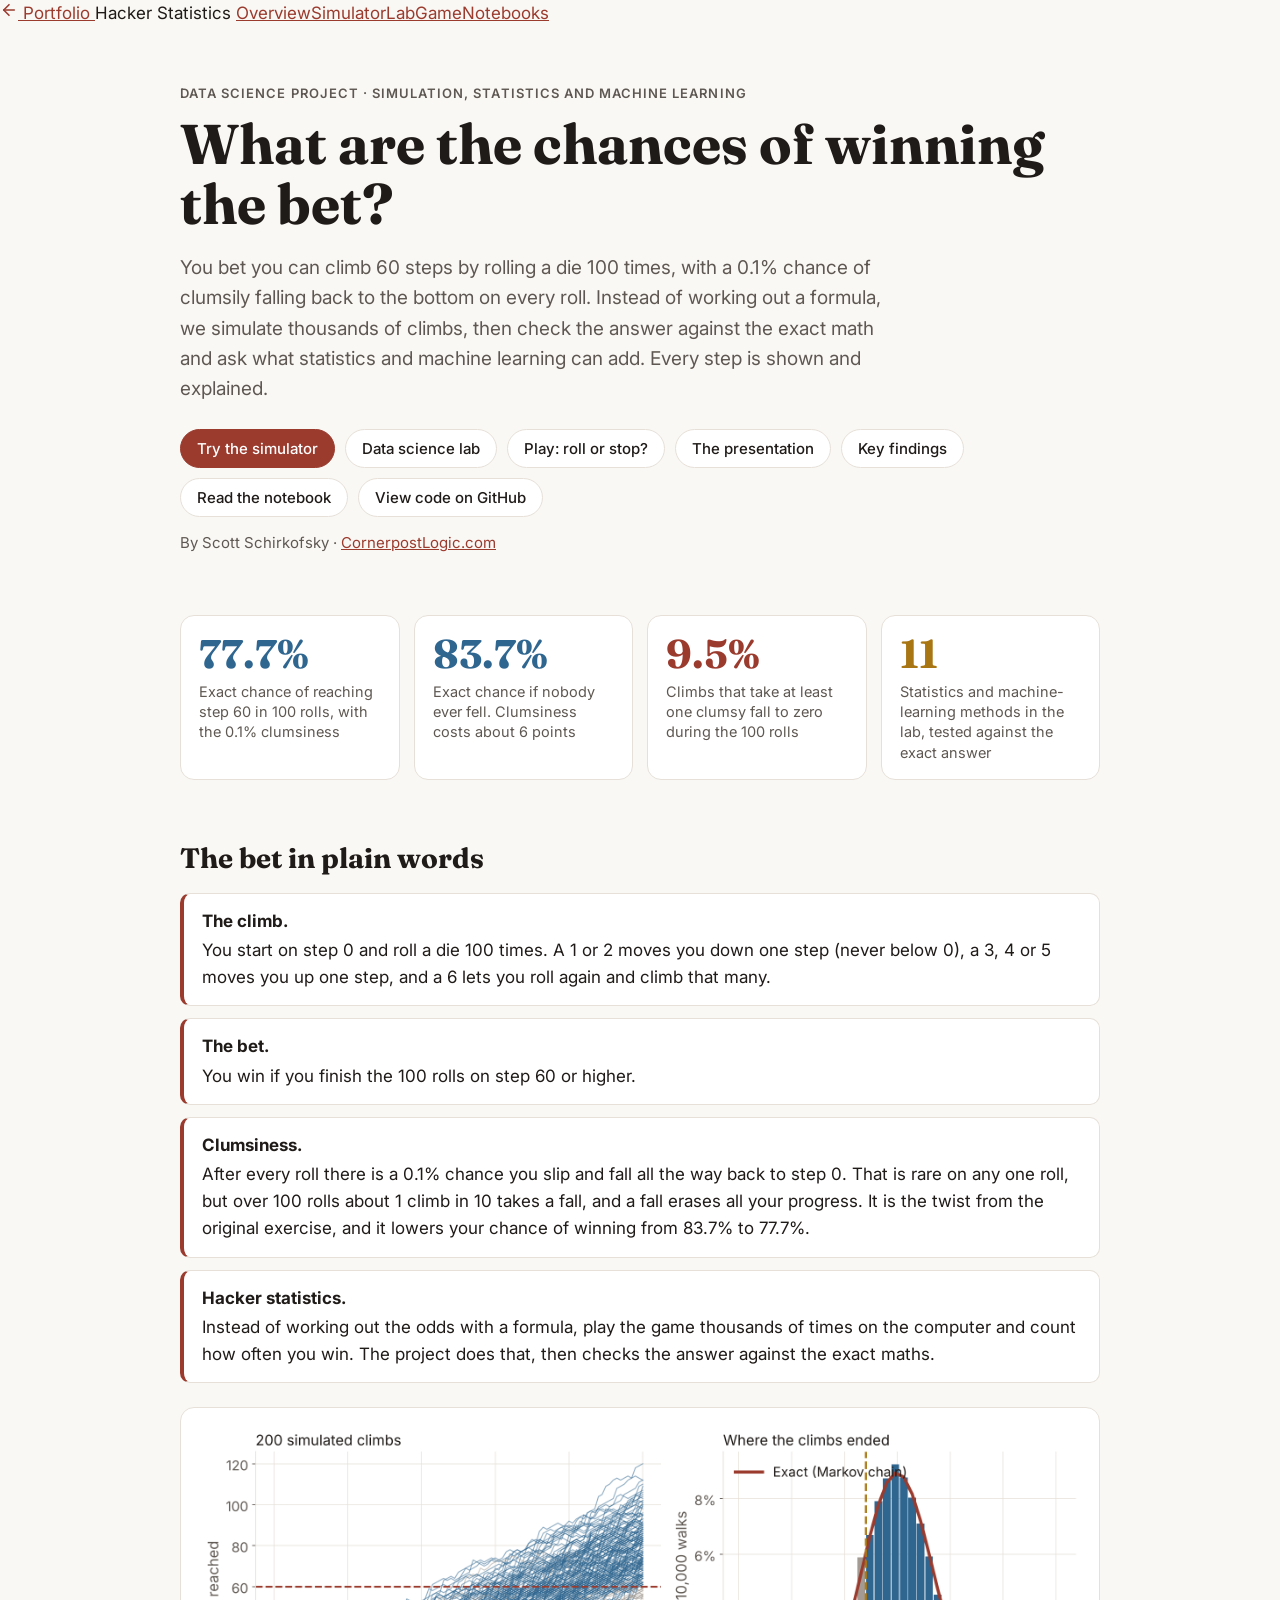
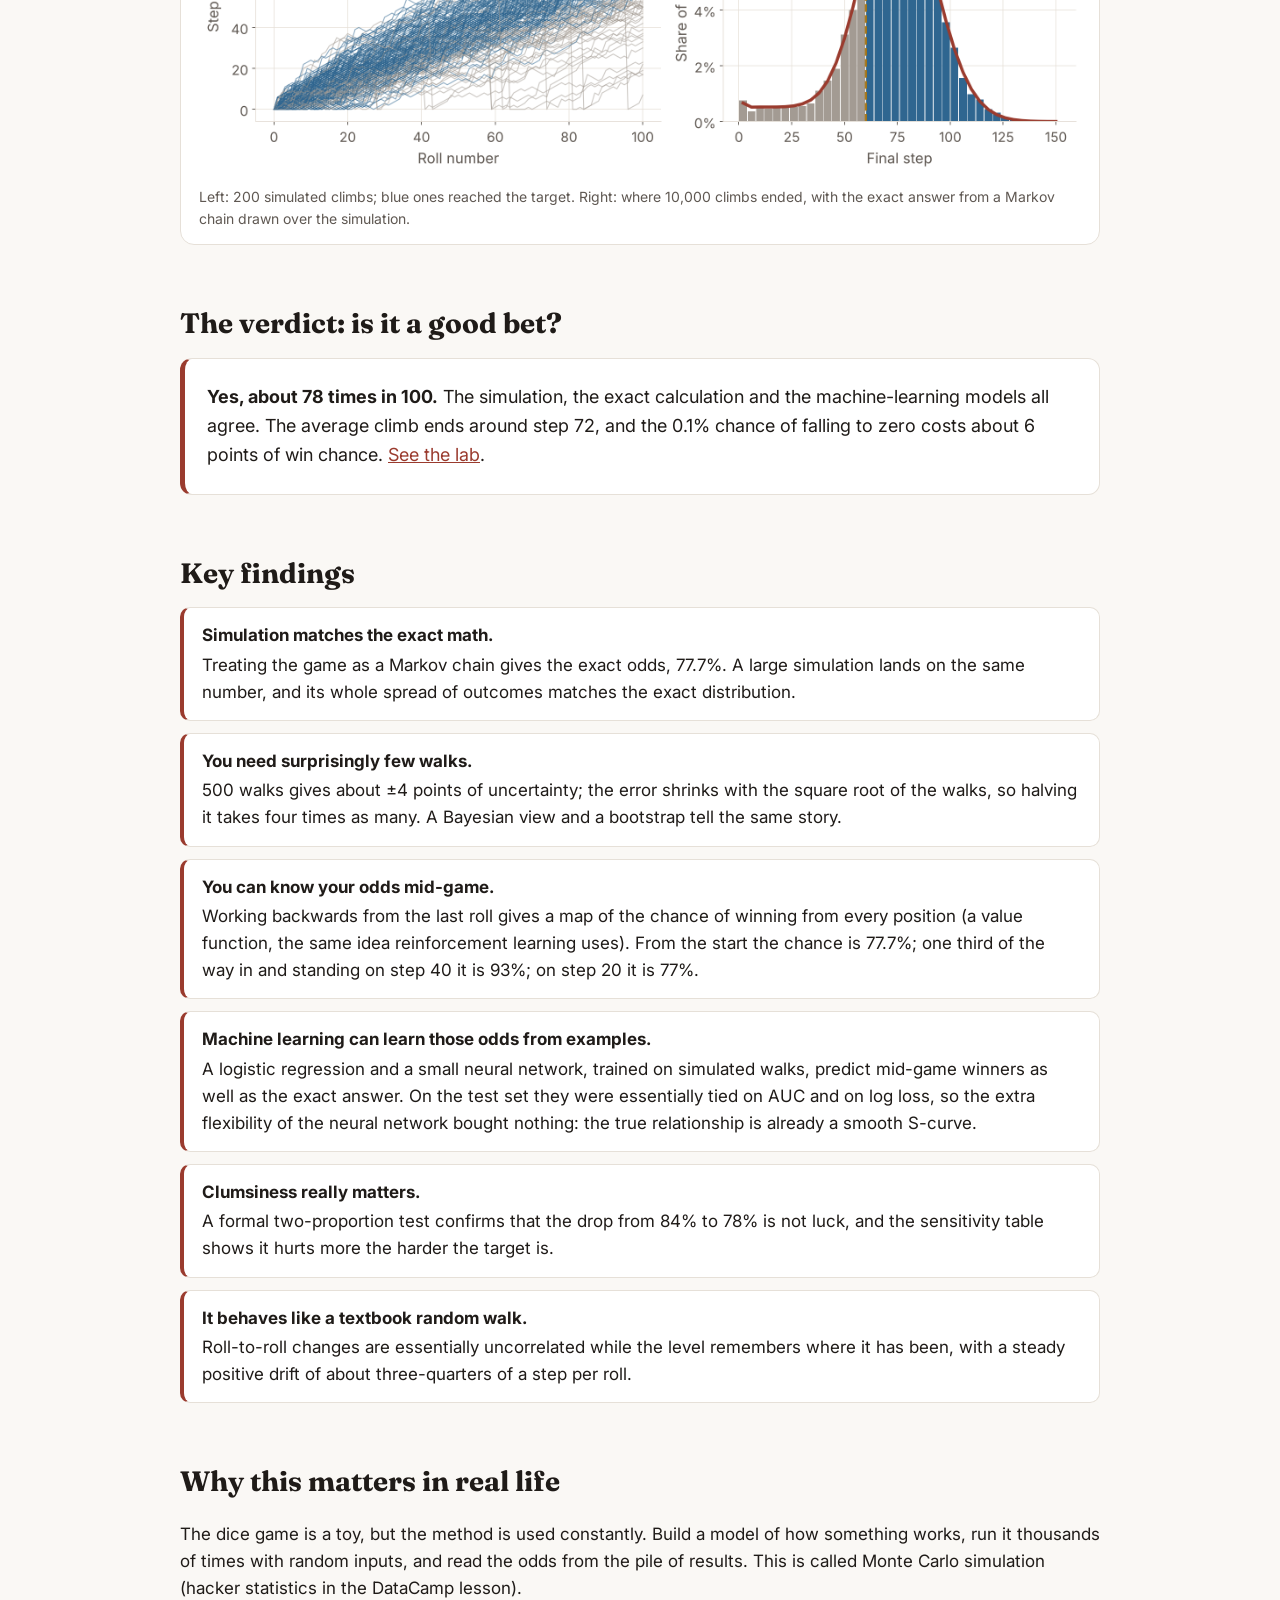
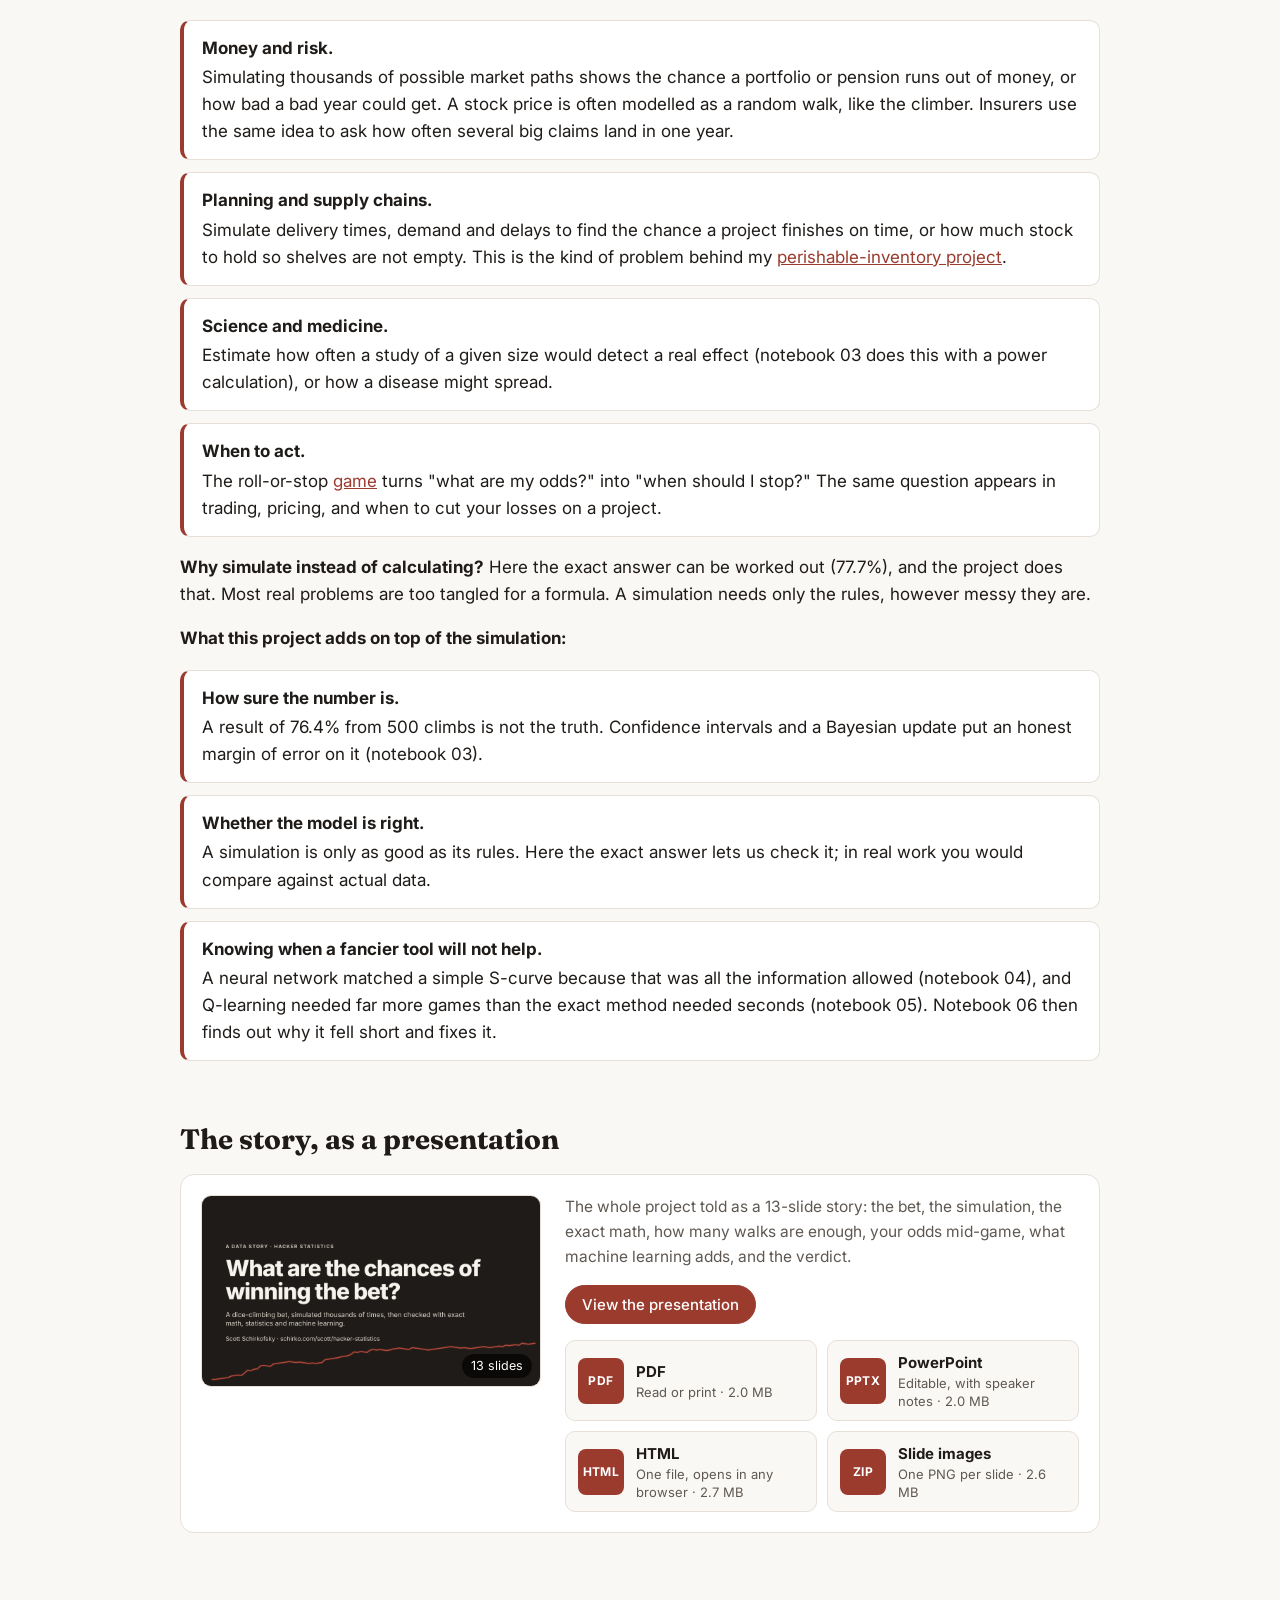
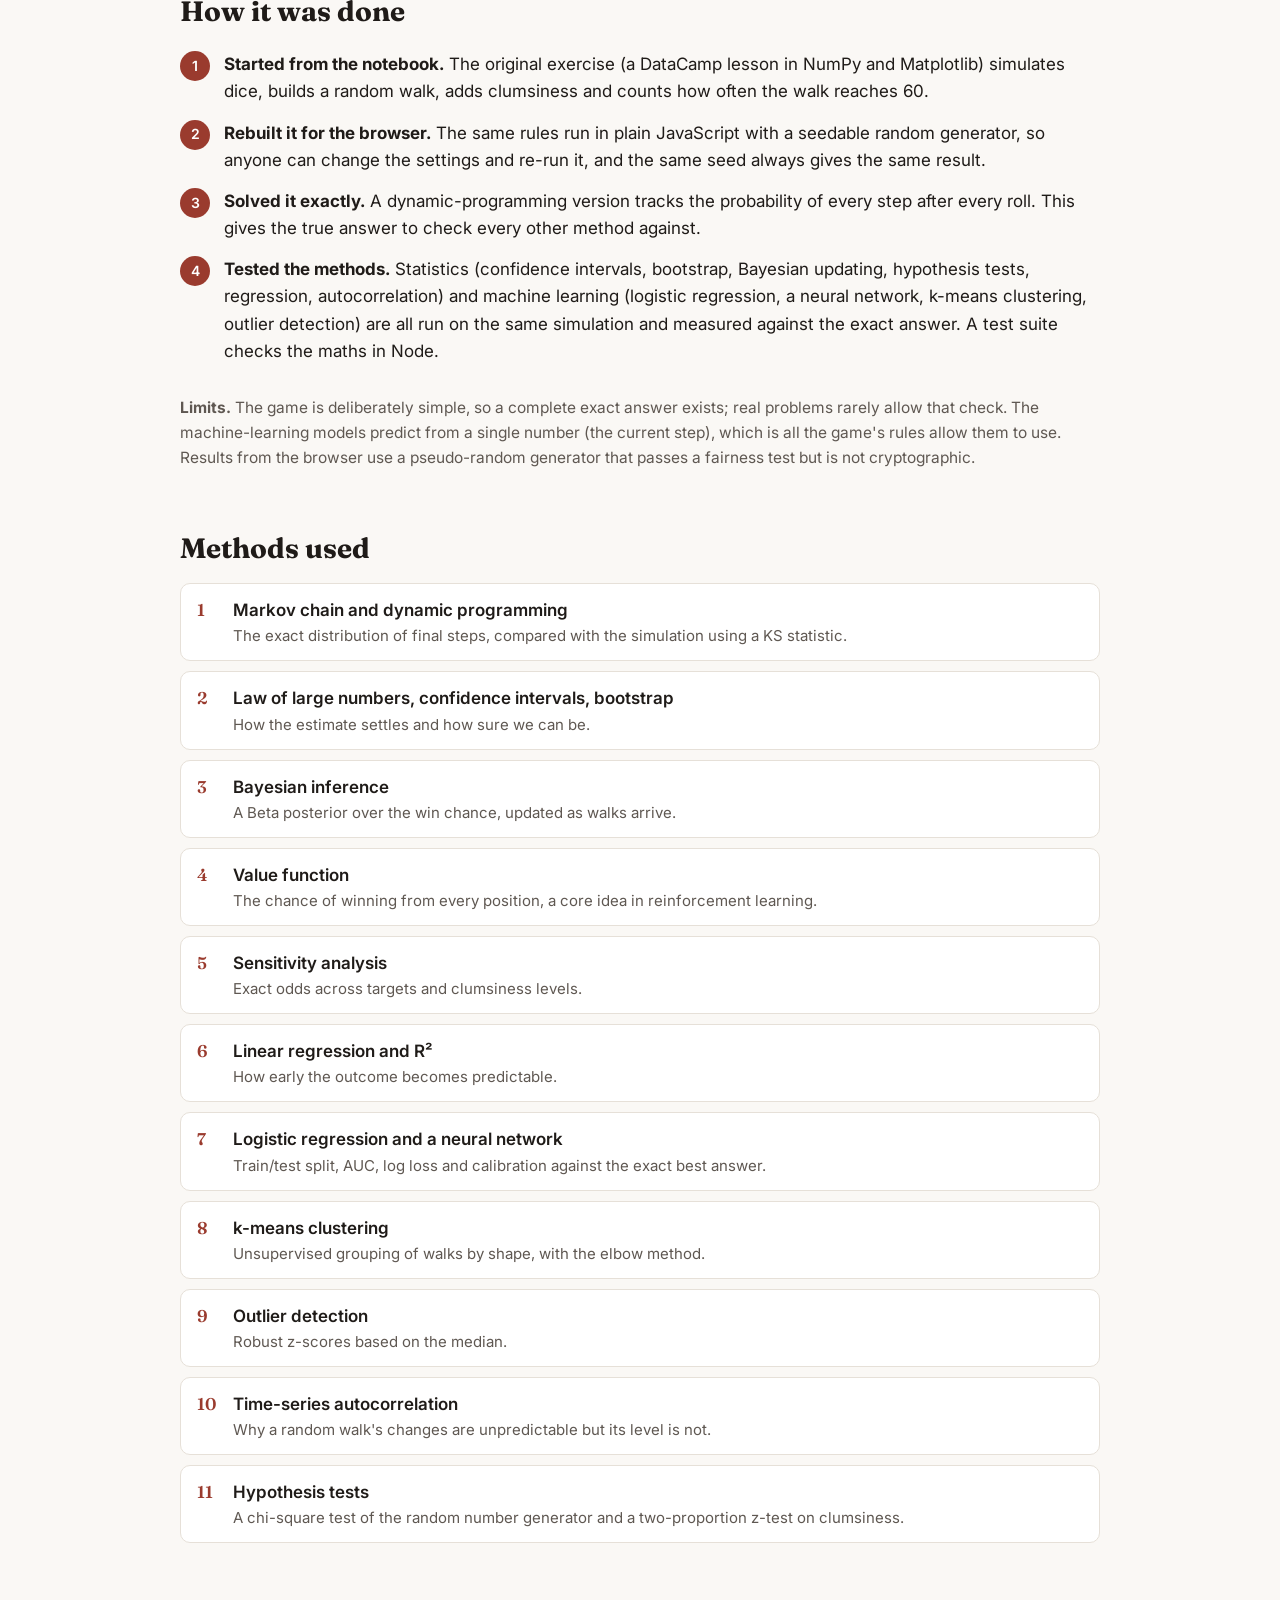
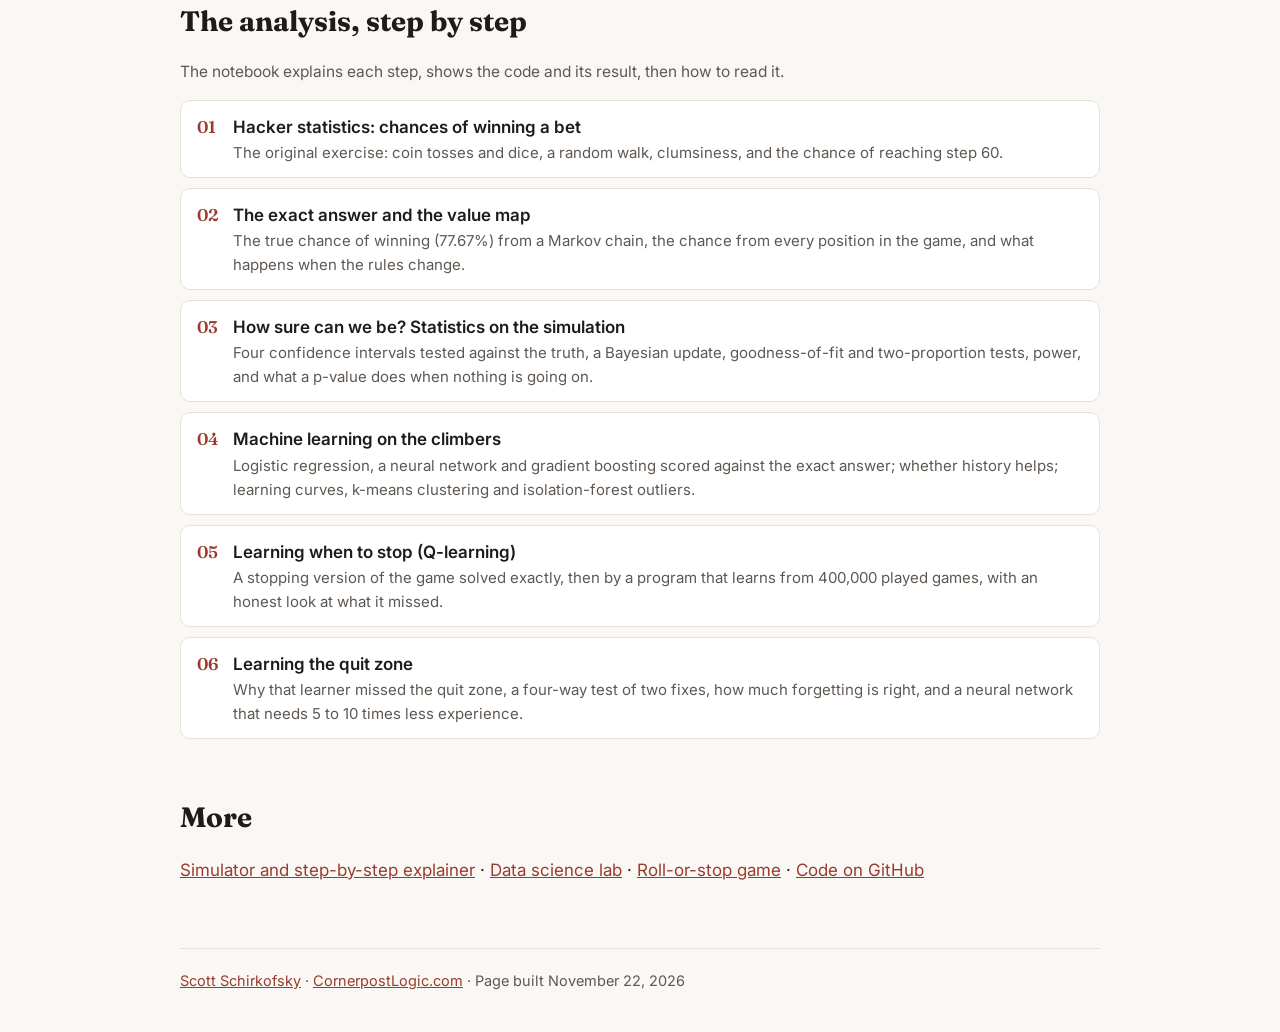
<file: docs/index.html>
<!doctype html>
<html lang="en">
<head>
<meta charset="utf-8">
<meta name="viewport" content="width=device-width, initial-scale=1">
<meta name="robots" content="noindex, nofollow">
<title>Hacker Statistics: Chances of Winning a Bet</title>
<meta name="description" content="Simulating thousands of dice-driven climbs to find the odds of winning a bet, then testing the answer with statistics and machine learning.">
<link rel="preconnect" href="https://fonts.googleapis.com">
<link rel="preconnect" href="https://fonts.gstatic.com" crossorigin>
<link href="https://fonts.googleapis.com/css2?family=Fraunces:opsz,wght@9..144,600;9..144,700&family=Inter:wght@400;500;600&display=swap" rel="stylesheet">
<link rel="stylesheet" href="site.css">
<!-- Shared back-to-portfolio bar: the portfolio owns backbar.css; full URLs so it also works on github.io -->
<link rel="stylesheet" href="https://schirko.com/scott/backbar.css">
<link rel="icon" href="https://schirko.com/scott/favicon.ico" sizes="32x32">
<link rel="icon" type="image/png" sizes="16x16" href="https://schirko.com/scott/favicon-16.png">
<link rel="icon" type="image/png" sizes="32x32" href="https://schirko.com/scott/favicon-32.png">
<link rel="apple-touch-icon" href="https://schirko.com/scott/apple-touch-icon.png">
</head>
<body>
<div class="sx-backbar">
  <a class="sx-back" href="https://schirko.com/scott/">
    <svg aria-hidden="true" width="18" height="18" viewBox="0 0 24 24" fill="none" stroke="currentColor" stroke-width="2.2" stroke-linecap="round" stroke-linejoin="round"><path d="M19 12H5"/><path d="m12 19-7-7 7-7"/></svg>
    Portfolio
  </a>
  <span class="sx-crumb">Hacker Statistics</span>
  <span class="sx-links"><a href="index.html">Overview</a><a href="explore.html">Simulator</a><a href="lab.html">Lab</a><a href="game.html">Game</a><a href="notebooks/01_hacker_statistics.html">Notebooks</a></span>
</div>
<div class="wrap">

<header>
  <div class="kicker">Data science project &middot; Simulation, statistics and machine learning</div>
  <h1>What are the chances of winning the bet?</h1>
  <p class="lede">You bet you can climb 60 steps by rolling a die 100 times, with a 0.1% chance of clumsily falling back to the
  bottom on every roll. Instead of working out a formula, we simulate thousands of climbs, then check the answer against
  the exact math and ask what statistics and machine learning can add. Every step is shown and explained.</p>
  <div class="links">
    <a class="btn primary" href="explore.html">Try the simulator</a>
    <a class="btn" href="lab.html">Data science lab</a>
    <a class="btn" href="game.html">Play: roll or stop?</a>
    <a class="btn" href="#presentation">The presentation</a>
    <a class="btn" href="#findings">Key findings</a>
    <a class="btn" href="notebooks/01_hacker_statistics.html">Read the notebook</a>
    <a class="btn" href="https://github.com/schirko/Hacker-Statistics-Chances-of-Winning-a-Bet">View code on GitHub</a>
  </div>
  <p class="byline">By Scott Schirkofsky &middot; <a href="https://cornerpostlogic.com">CornerpostLogic.com</a></p>
</header>

<section class="stats" aria-label="Headline numbers">
  <div class="stat"><div class="v c-win">77.7%</div><div class="l">Exact chance of reaching step 60 in 100 rolls, with the 0.1% clumsiness</div></div>
  <div class="stat"><div class="v c-win">83.7%</div><div class="l">Exact chance if nobody ever fell. Clumsiness costs about 6 points</div></div>
  <div class="stat"><div class="v c-acc">9.5%</div><div class="l">Climbs that take at least one clumsy fall to zero during the 100 rolls</div></div>
  <div class="stat"><div class="v c-gold">11</div><div class="l">Statistics and machine-learning methods in the lab, tested against the exact answer</div></div>
</section>

<h2>The bet in plain words</h2>
<ul class="findings">
  <li><b>The climb.</b> You start on step 0 and roll a die 100 times. A 1 or 2 moves you down one step (never below 0), a 3, 4 or 5 moves you up one step, and a 6 lets you roll again and climb that many.</li>
  <li><b>The bet.</b> You win if you finish the 100 rolls on step 60 or higher.</li>
  <li><b>Clumsiness.</b> After every roll there is a 0.1% chance you slip and fall all the way back to step 0. That is rare on any one roll, but over 100 rolls about 1 climb in 10 takes a fall, and a fall erases all your progress. It is the twist from the original exercise, and it lowers your chance of winning from 83.7% to 77.7%.</li>
  <li><b>Hacker statistics.</b> Instead of working out the odds with a formula, play the game thousands of times on the computer and count how often you win. The project does that, then checks the answer against the exact maths.</li>
</ul>

<figure>
  <img src="images/headline.png" alt="Left: simulated climbs, with climbs that reach step 60 drawn in blue and the rest in grey. Right: where the climbs ended, with the exact probability drawn as a line over the simulated bars.">
  <figcaption>Left: 200 simulated climbs; blue ones reached the target. Right: where 10,000 climbs ended, with the exact answer from a Markov chain drawn over the simulation.</figcaption>
</figure>

<h2 id="findings">The verdict: is it a good bet?</h2>
<div class="verdict">
  <p><b>Yes, about 78 times in 100.</b> The simulation, the exact calculation and the machine-learning models all agree.
  The average climb ends around step 72, and the 0.1% chance of falling to zero costs about 6 points of win chance.
  <a href="lab.html">See the lab</a>.</p>
</div>

<h2>Key findings</h2>
<ul class="findings">
  <li><b>Simulation matches the exact math.</b> Treating the game as a Markov chain gives the exact odds, 77.7%. A large
  simulation lands on the same number, and its whole spread of outcomes matches the exact distribution.</li>
  <li><b>You need surprisingly few walks.</b> 500 walks gives about &plusmn;4 points of uncertainty; the error shrinks with the
  square root of the walks, so halving it takes four times as many. A Bayesian view and a bootstrap tell the same story.</li>
  <li><b>You can know your odds mid-game.</b> Working backwards from the last roll gives a map of the chance of winning from every
  position (a value function, the same idea reinforcement learning uses). From the start the chance is 77.7%; one third of the way in
  and standing on step 40 it is 93%; on step 20 it is 77%.</li>
  <li><b>Machine learning can learn those odds from examples.</b> A logistic regression and a small neural network, trained on
  simulated walks, predict mid-game winners as well as the exact answer. On the test set they were essentially tied on AUC and on log loss, so the extra
  flexibility of the neural network bought nothing: the true relationship is already a smooth S-curve.</li>
  <li><b>Clumsiness really matters.</b> A formal two-proportion test confirms that the drop from 84% to 78% is not luck, and the
  sensitivity table shows it hurts more the harder the target is.</li>
  <li><b>It behaves like a textbook random walk.</b> Roll-to-roll changes are essentially uncorrelated while the level remembers where
  it has been, with a steady positive drift of about three-quarters of a step per roll.</li>
</ul>

<h2 id="real-life">Why this matters in real life</h2>
<p>The dice game is a toy, but the method is used constantly. Build a model of how something works, run it thousands of times with random inputs, and read the odds from the pile of results. This is called Monte Carlo simulation (hacker statistics in the DataCamp lesson).</p>
<ul class="findings">
  <li><b>Money and risk.</b> Simulating thousands of possible market paths shows the chance a portfolio or pension runs out of money, or how bad a bad year could get. A stock price is often modelled as a random walk, like the climber. Insurers use the same idea to ask how often several big claims land in one year.</li>
  <li><b>Planning and supply chains.</b> Simulate delivery times, demand and delays to find the chance a project finishes on time, or how much stock to hold so shelves are not empty. This is the kind of problem behind my <a href="https://schirko.com/scott/gis-supply-chain/perishable/">perishable-inventory project</a>.</li>
  <li><b>Science and medicine.</b> Estimate how often a study of a given size would detect a real effect (notebook 03 does this with a power calculation), or how a disease might spread.</li>
  <li><b>When to act.</b> The roll-or-stop <a href="game.html">game</a> turns "what are my odds?" into "when should I stop?" The same question appears in trading, pricing, and when to cut your losses on a project.</li>
</ul>
<p><b>Why simulate instead of calculating?</b> Here the exact answer can be worked out (77.7%), and the project does that. Most real problems are too tangled for a formula. A simulation needs only the rules, however messy they are.</p>
<p><b>What this project adds on top of the simulation:</b></p>
<ul class="findings">
  <li><b>How sure the number is.</b> A result of 76.4% from 500 climbs is not the truth. Confidence intervals and a Bayesian update put an honest margin of error on it (notebook 03).</li>
  <li><b>Whether the model is right.</b> A simulation is only as good as its rules. Here the exact answer lets us check it; in real work you would compare against actual data.</li>
  <li><b>Knowing when a fancier tool will not help.</b> A neural network matched a simple S-curve because that was all the information allowed (notebook 04), and Q-learning needed far more games than the exact method needed seconds (notebook 05). Notebook 06 then finds out why it fell short and fixes it.</li>
</ul>

<!--PRESENTATION-->
<h2 id="presentation">The story, as a presentation</h2>
<div class="deck">
  <a class="deck-thumb" href="presentation/hacker-stats-story.html" target="_blank" rel="noopener"><img src="presentation/cover.png" alt="Cover slide: What are the chances of winning the bet?"><span>13 slides</span></a>
  <div>
    <p class="note" style="margin-top:0">The whole project told as a 13-slide story: the bet, the simulation, the exact math, how many walks are enough,
    your odds mid-game, what machine learning adds, and the verdict.</p>
    <a class="btn primary" href="presentation/hacker-stats-story.html" target="_blank" rel="noopener">View the presentation</a>
    <div class="dls">
      <a class="dl" href="presentation/hacker-stats-story.pdf" download><span class="ext">PDF</span><span><b>PDF</b><small>Read or print &middot; 2.0 MB</small></span></a>
      <a class="dl" href="presentation/hacker-stats-story.pptx" download><span class="ext">PPTX</span><span><b>PowerPoint</b><small>Editable, with speaker notes &middot; 2.0 MB</small></span></a>
      <a class="dl" href="presentation/hacker-stats-story.html" download><span class="ext">HTML</span><span><b>HTML</b><small>One file, opens in any browser &middot; 2.7 MB</small></span></a>
      <a class="dl" href="presentation/hacker-stats-story-slides.zip" download><span class="ext">ZIP</span><span><b>Slide images</b><small>One PNG per slide &middot; 2.6 MB</small></span></a>
    </div>
  </div>
</div>
<!--/PRESENTATION-->

<h2>How it was done</h2>
<ol class="steps">
  <li><b>Started from the notebook.</b> The original exercise (a DataCamp lesson in NumPy and Matplotlib) simulates dice, builds a
  random walk, adds clumsiness and counts how often the walk reaches 60.</li>
  <li><b>Rebuilt it for the browser.</b> The same rules run in plain JavaScript with a seedable random generator, so anyone can change
  the settings and re-run it, and the same seed always gives the same result.</li>
  <li><b>Solved it exactly.</b> A dynamic-programming version tracks the probability of every step after every roll. This gives the
  true answer to check every other method against.</li>
  <li><b>Tested the methods.</b> Statistics (confidence intervals, bootstrap, Bayesian updating, hypothesis tests, regression,
  autocorrelation) and machine learning (logistic regression, a neural network, k-means clustering, outlier detection) are all
  run on the same simulation and measured against the exact answer. A test suite checks the maths in Node.</li>
</ol>
<p class="note"><b>Limits.</b> The game is deliberately simple, so a complete exact answer exists; real problems rarely
allow that check. The machine-learning models predict from a single number (the current step), which is all the game's rules allow
them to use. Results from the browser use a pseudo-random generator that passes a fairness test but is not cryptographic.</p>

<h2>Methods used</h2>
<ul class="nbs">
  <li><a href="lab.html#exact"><span class="num">1</span><span class="nbtitle">Markov chain and dynamic programming</span></a><span class="blurb">The exact distribution of final steps, compared with the simulation using a KS statistic.</span></li>
  <li><a href="lab.html#conv"><span class="num">2</span><span class="nbtitle">Law of large numbers, confidence intervals, bootstrap</span></a><span class="blurb">How the estimate settles and how sure we can be.</span></li>
  <li><a href="lab.html#bayes"><span class="num">3</span><span class="nbtitle">Bayesian inference</span></a><span class="blurb">A Beta posterior over the win chance, updated as walks arrive.</span></li>
  <li><a href="lab.html#vm"><span class="num">4</span><span class="nbtitle">Value function</span></a><span class="blurb">The chance of winning from every position, a core idea in reinforcement learning.</span></li>
  <li><a href="lab.html#sens"><span class="num">5</span><span class="nbtitle">Sensitivity analysis</span></a><span class="blurb">Exact odds across targets and clumsiness levels.</span></li>
  <li><a href="lab.html#r2"><span class="num">6</span><span class="nbtitle">Linear regression and R&sup2;</span></a><span class="blurb">How early the outcome becomes predictable.</span></li>
  <li><a href="lab.html#ml"><span class="num">7</span><span class="nbtitle">Logistic regression and a neural network</span></a><span class="blurb">Train/test split, AUC, log loss and calibration against the exact best answer.</span></li>
  <li><a href="lab.html#km"><span class="num">8</span><span class="nbtitle">k-means clustering</span></a><span class="blurb">Unsupervised grouping of walks by shape, with the elbow method.</span></li>
  <li><a href="lab.html#out"><span class="num">9</span><span class="nbtitle">Outlier detection</span></a><span class="blurb">Robust z-scores based on the median.</span></li>
  <li><a href="lab.html#acf"><span class="num">10</span><span class="nbtitle">Time-series autocorrelation</span></a><span class="blurb">Why a random walk's changes are unpredictable but its level is not.</span></li>
  <li><a href="lab.html#tests"><span class="num">11</span><span class="nbtitle">Hypothesis tests</span></a><span class="blurb">A chi-square test of the random number generator and a two-proportion z-test on clumsiness.</span></li>
</ul>

<h2 id="notebooks">The analysis, step by step</h2>
<p class="note">The notebook explains each step, shows the code and its result, then how to read it.</p>
<ul class="nbs">
  <li><a href="notebooks/01_hacker_statistics.html"><span class="num">01</span><span class="nbtitle">Hacker statistics: chances of winning a bet</span></a><span class="blurb">The original exercise: coin tosses and dice, a random walk, clumsiness, and the chance of reaching step 60.</span></li>
  <li><a href="notebooks/02_exact_answer_and_value_map.html"><span class="num">02</span><span class="nbtitle">The exact answer and the value map</span></a><span class="blurb">The true chance of winning (77.67%) from a Markov chain, the chance from every position in the game, and what happens when the rules change.</span></li>
  <li><a href="notebooks/03_statistics.html"><span class="num">03</span><span class="nbtitle">How sure can we be? Statistics on the simulation</span></a><span class="blurb">Four confidence intervals tested against the truth, a Bayesian update, goodness-of-fit and two-proportion tests, power, and what a p-value does when nothing is going on.</span></li>
  <li><a href="notebooks/04_machine_learning.html"><span class="num">04</span><span class="nbtitle">Machine learning on the climbers</span></a><span class="blurb">Logistic regression, a neural network and gradient boosting scored against the exact answer; whether history helps; learning curves, k-means clustering and isolation-forest outliers.</span></li>
  <li><a href="notebooks/05_q_learning_when_to_stop.html"><span class="num">05</span><span class="nbtitle">Learning when to stop (Q-learning)</span></a><span class="blurb">A stopping version of the game solved exactly, then by a program that learns from 400,000 played games, with an honest look at what it missed.</span></li>
  <li><a href="notebooks/06_learning_the_quit_zone.html"><span class="num">06</span><span class="nbtitle">Learning the quit zone</span></a><span class="blurb">Why that learner missed the quit zone, a four-way test of two fixes, how much forgetting is right, and a neural network that needs 5 to 10 times less experience.</span></li>
</ul>

<h2>More</h2>
<p><a href="explore.html">Simulator and step-by-step explainer</a> &middot; <a href="lab.html">Data science lab</a> &middot; <a href="game.html">Roll-or-stop game</a> &middot;
<a href="https://github.com/schirko/Hacker-Statistics-Chances-of-Winning-a-Bet">Code on GitHub</a></p>

<footer>
  <a href="https://schirko.com/scott/">Scott Schirkofsky</a> &middot; <a href="https://cornerpostlogic.com">CornerpostLogic.com</a> &middot; Page built November 22, 2026
</footer>
</div>

</body>
</html>
</file>
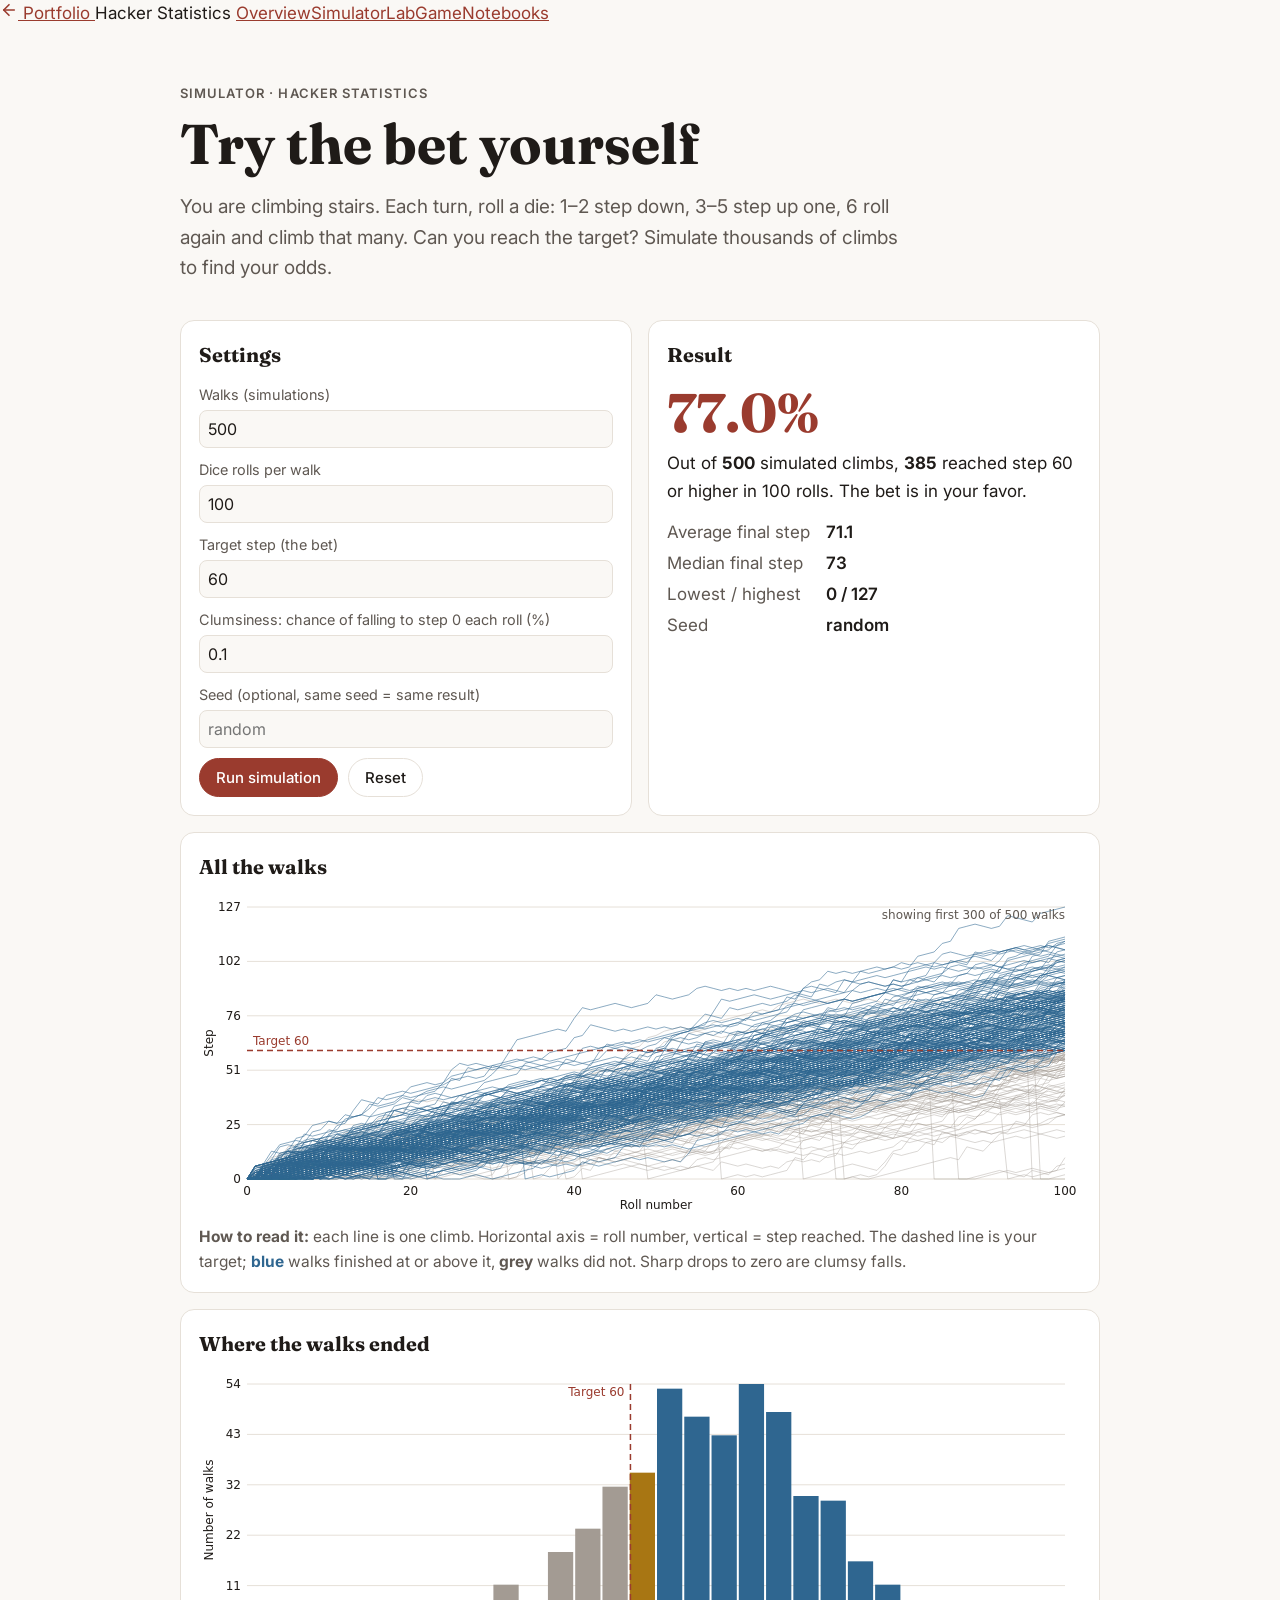
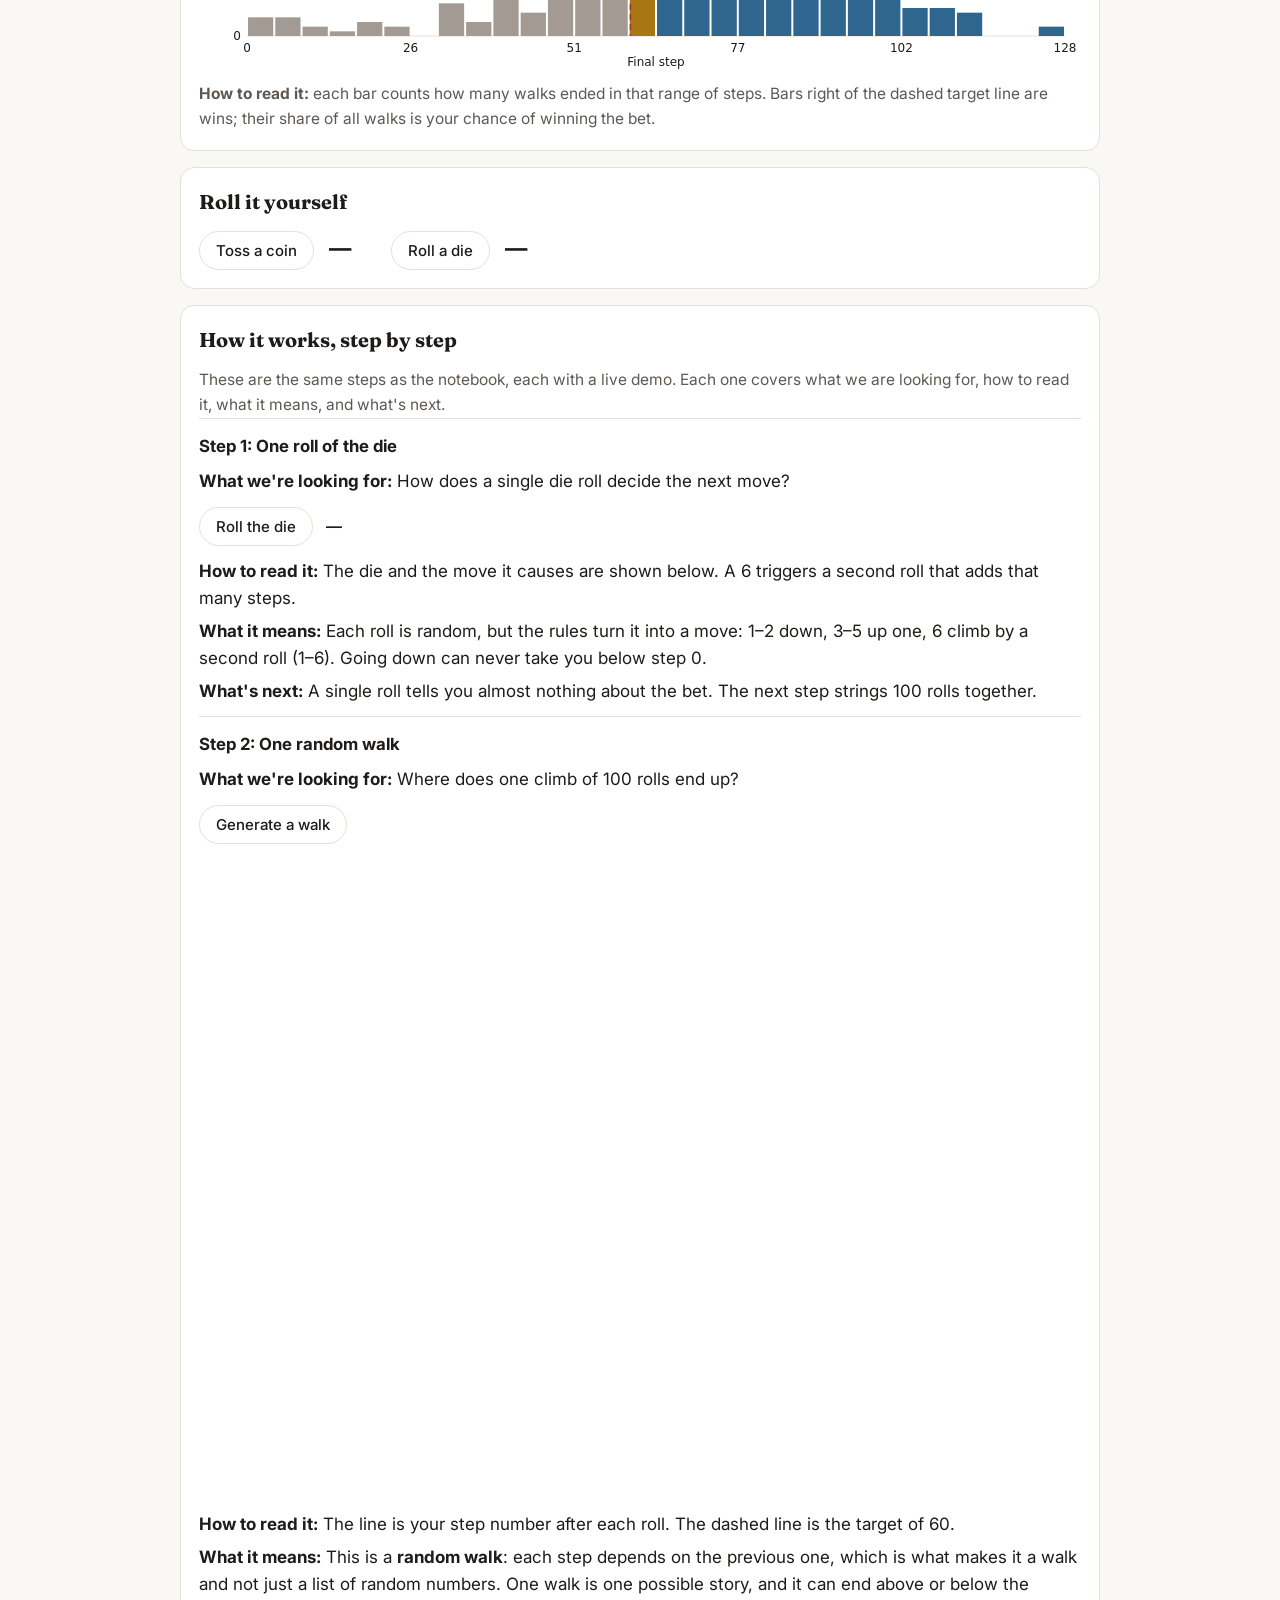
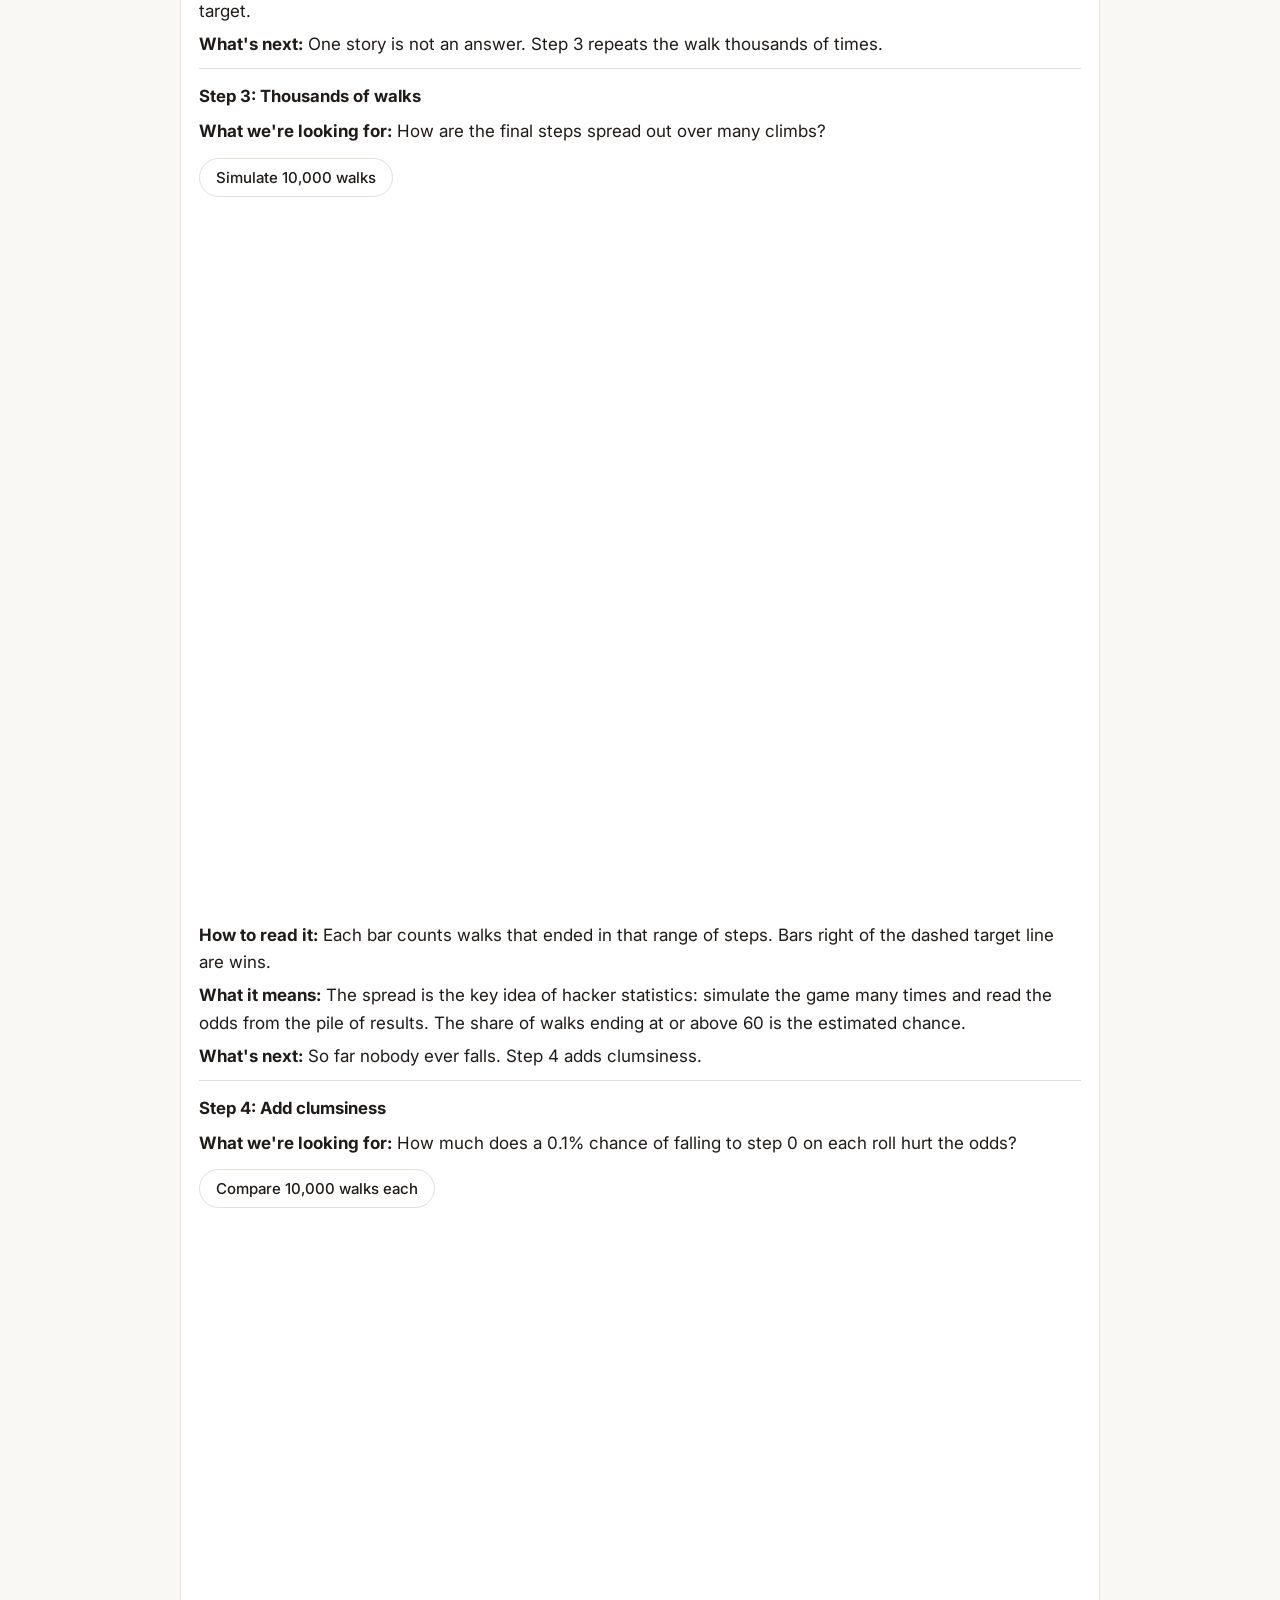
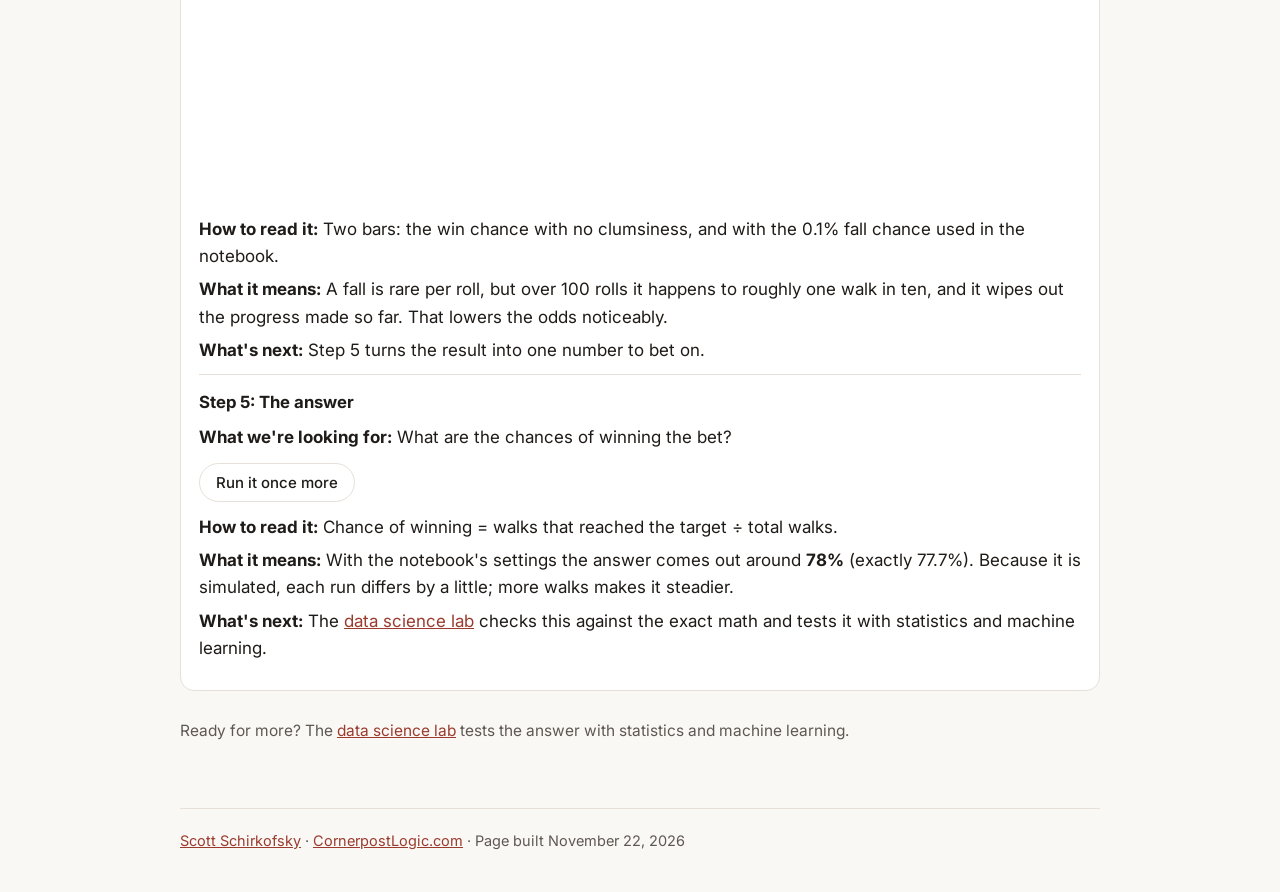
<file: docs/explore.html>
<!doctype html>
<html lang="en">
<head>
<meta charset="utf-8">
<meta name="viewport" content="width=device-width, initial-scale=1">
<meta name="robots" content="noindex, nofollow">
<title>Simulator: Hacker Statistics</title>
<meta name="description" content="Change the rules of the dice-climb bet and simulate it.">
<link rel="preconnect" href="https://fonts.googleapis.com">
<link rel="preconnect" href="https://fonts.gstatic.com" crossorigin>
<link href="https://fonts.googleapis.com/css2?family=Fraunces:opsz,wght@9..144,600;9..144,700&family=Inter:wght@400;500;600&display=swap" rel="stylesheet">
<link rel="stylesheet" href="site.css">
<!-- Shared back-to-portfolio bar: the portfolio owns backbar.css; full URLs so it also works on github.io -->
<link rel="stylesheet" href="https://schirko.com/scott/backbar.css">
<link rel="icon" href="https://schirko.com/scott/favicon.ico" sizes="32x32">
<link rel="icon" type="image/png" sizes="16x16" href="https://schirko.com/scott/favicon-16.png">
<link rel="icon" type="image/png" sizes="32x32" href="https://schirko.com/scott/favicon-32.png">
<link rel="apple-touch-icon" href="https://schirko.com/scott/apple-touch-icon.png">
</head>
<body>
<div class="sx-backbar">
  <a class="sx-back" href="https://schirko.com/scott/">
    <svg aria-hidden="true" width="18" height="18" viewBox="0 0 24 24" fill="none" stroke="currentColor" stroke-width="2.2" stroke-linecap="round" stroke-linejoin="round"><path d="M19 12H5"/><path d="m12 19-7-7 7-7"/></svg>
    Portfolio
  </a>
  <span class="sx-crumb">Hacker Statistics</span>
  <span class="sx-links"><a href="index.html">Overview</a><a href="explore.html">Simulator</a><a href="lab.html">Lab</a><a href="game.html">Game</a><a href="notebooks/01_hacker_statistics.html">Notebooks</a></span>
</div>
<div class="wrap">

<header>
  <div class="kicker">Simulator &middot; Hacker statistics</div>
  <h1>Try the bet yourself</h1>
  <p class="lede">You are climbing stairs. Each turn, roll a die: 1&ndash;2 step down, 3&ndash;5 step up one, 6 roll again and climb that many.
  Can you reach the target? Simulate thousands of climbs to find your odds.</p>
</header>

<div class="grid2">
  <section class="panel">
    <h2>Settings</h2>
    <label>Walks (simulations) <input id="walks" type="number" min="1" max="20000" value="500"></label>
    <label>Dice rolls per walk <input id="steps" type="number" min="1" max="1000" value="100"></label>
    <label>Target step (the bet) <input id="target" type="number" min="1" max="5000" value="60"></label>
    <label>Clumsiness: chance of falling to step 0 each roll (%) <input id="clumsy" type="number" min="0" max="100" step="0.1" value="0.1"></label>
    <label>Seed (optional, same seed = same result) <input id="seed" type="number" placeholder="random" min="0"></label>
    <div class="btns"><button id="run" class="btn primary">Run simulation</button><button id="reset" class="btn secondary">Reset</button></div>
  </section>
  <section class="panel" aria-live="polite">
    <h2>Result</h2>
    <div id="big" class="big">&mdash;</div>
    <p id="plain" class="plain">Press <b>Run simulation</b> to see your odds.</p>
    <dl id="stats" class="stats"></dl>
  </section>
</div>

<section class="panel">
  <h2>All the walks</h2>
  <canvas id="walkChart" height="320"></canvas>
  <p class="how"><b>How to read it:</b> each line is one climb. Horizontal axis = roll number, vertical = step reached. The dashed line is your target; <span class="gw">blue</span> walks finished at or above it, <span class="gl">grey</span> walks did not. Sharp drops to zero are clumsy falls.</p>
</section>
<section class="panel">
  <h2>Where the walks ended</h2>
  <canvas id="histChart" height="300"></canvas>
  <p class="how"><b>How to read it:</b> each bar counts how many walks ended in that range of steps. Bars right of the dashed target line are wins; their share of all walks is your chance of winning the bet.</p>
</section>
<section class="panel">
  <h2>Roll it yourself</h2>
  <div class="play">
    <div><button id="coin" class="btn secondary">Toss a coin</button> <span id="coinOut" class="out">&mdash;</span></div>
    <div><button id="die" class="btn secondary">Roll a die</button> <span id="dieOut" class="out">&mdash;</span></div>
  </div>
</section>

<section class="panel" id="how">
    <h2>How it works, step by step</h2>
    <p class="how">These are the same steps as the notebook, each with a live demo. Each one covers what we are looking for, how to read it, what it means, and what's next.</p>
    <div class="step" id="step1">
      <h3>Step 1: One roll of the die</h3>
      <p><b>What we're looking for:</b> How does a single die roll decide the next move?</p>
      <button id="s1btn" class="btn">Roll the die</button> <span id="s1out" class="out">&mdash;</span><p id="s1txt" class="plain"></p>
      <p><b>How to read it:</b> The die and the move it causes are shown below. A 6 triggers a second roll that adds that many steps.</p>
      <p><b>What it means:</b> Each roll is random, but the rules turn it into a move: 1&ndash;2 down, 3&ndash;5 up one, 6 climb by a second roll (1&ndash;6). Going down can never take you below step 0.</p>
      <p><b>What's next:</b> A single roll tells you almost nothing about the bet. The next step strings 100 rolls together.</p>
    </div>
    <div class="step" id="step2">
      <h3>Step 2: One random walk</h3>
      <p><b>What we're looking for:</b> Where does one climb of 100 rolls end up?</p>
      <button id="s2btn" class="btn">Generate a walk</button> <span id="s2out" class="out"></span><canvas id="s2c" height="220"></canvas>
      <p><b>How to read it:</b> The line is your step number after each roll. The dashed line is the target of 60.</p>
      <p><b>What it means:</b> This is a <b>random walk</b>: each step depends on the previous one, which is what makes it a walk and not just a list of random numbers. One walk is one possible story, and it can end above or below the target.</p>
      <p><b>What's next:</b> One story is not an answer. Step 3 repeats the walk thousands of times.</p>
    </div>
    <div class="step" id="step3">
      <h3>Step 3: Thousands of walks</h3>
      <p><b>What we're looking for:</b> How are the final steps spread out over many climbs?</p>
      <button id="s3btn" class="btn">Simulate 10,000 walks</button> <span id="s3out" class="out"></span><canvas id="s3c" height="240"></canvas>
      <p><b>How to read it:</b> Each bar counts walks that ended in that range of steps. Bars right of the dashed target line are wins.</p>
      <p><b>What it means:</b> The spread is the key idea of hacker statistics: simulate the game many times and read the odds from the pile of results. The share of walks ending at or above 60 is the estimated chance.</p>
      <p><b>What's next:</b> So far nobody ever falls. Step 4 adds clumsiness.</p>
    </div>
    <div class="step" id="step4">
      <h3>Step 4: Add clumsiness</h3>
      <p><b>What we're looking for:</b> How much does a 0.1% chance of falling to step 0 on each roll hurt the odds?</p>
      <button id="s4btn" class="btn">Compare 10,000 walks each</button> <span id="s4out" class="out"></span><canvas id="s4c" height="200"></canvas>
      <p><b>How to read it:</b> Two bars: the win chance with no clumsiness, and with the 0.1% fall chance used in the notebook.</p>
      <p><b>What it means:</b> A fall is rare per roll, but over 100 rolls it happens to roughly one walk in ten, and it wipes out the progress made so far. That lowers the odds noticeably.</p>
      <p><b>What's next:</b> Step 5 turns the result into one number to bet on.</p>
    </div>
    <div class="step" id="step5">
      <h3>Step 5: The answer</h3>
      <p><b>What we're looking for:</b> What are the chances of winning the bet?</p>
      <button id="s5btn" class="btn">Run it once more</button> <span id="s5out" class="out"></span>
      <p><b>How to read it:</b> Chance of winning = walks that reached the target &divide; total walks.</p>
      <p><b>What it means:</b> With the notebook's settings the answer comes out around <b>78%</b> (exactly 77.7%). Because it is simulated, each run differs by a little; more walks makes it steadier.</p>
      <p><b>What's next:</b> The <a href="lab.html">data science lab</a> checks this against the exact math and tests it with statistics and machine learning.</p>
    </div>
  </section>

<p class="note" style="margin-top:28px">Ready for more? The <a href="lab.html">data science lab</a> tests the answer with statistics and machine learning.</p>

<footer>
  <a href="https://schirko.com/scott/">Scott Schirkofsky</a> &middot; <a href="https://cornerpostlogic.com">CornerpostLogic.com</a> &middot; Page built November 22, 2026
</footer>
</div>
<script src="theme.js"></script>
<script src="sim.js"></script>
<script src="app.js"></script>
<script src="explainer.js"></script>
</body>
</html>
</file>
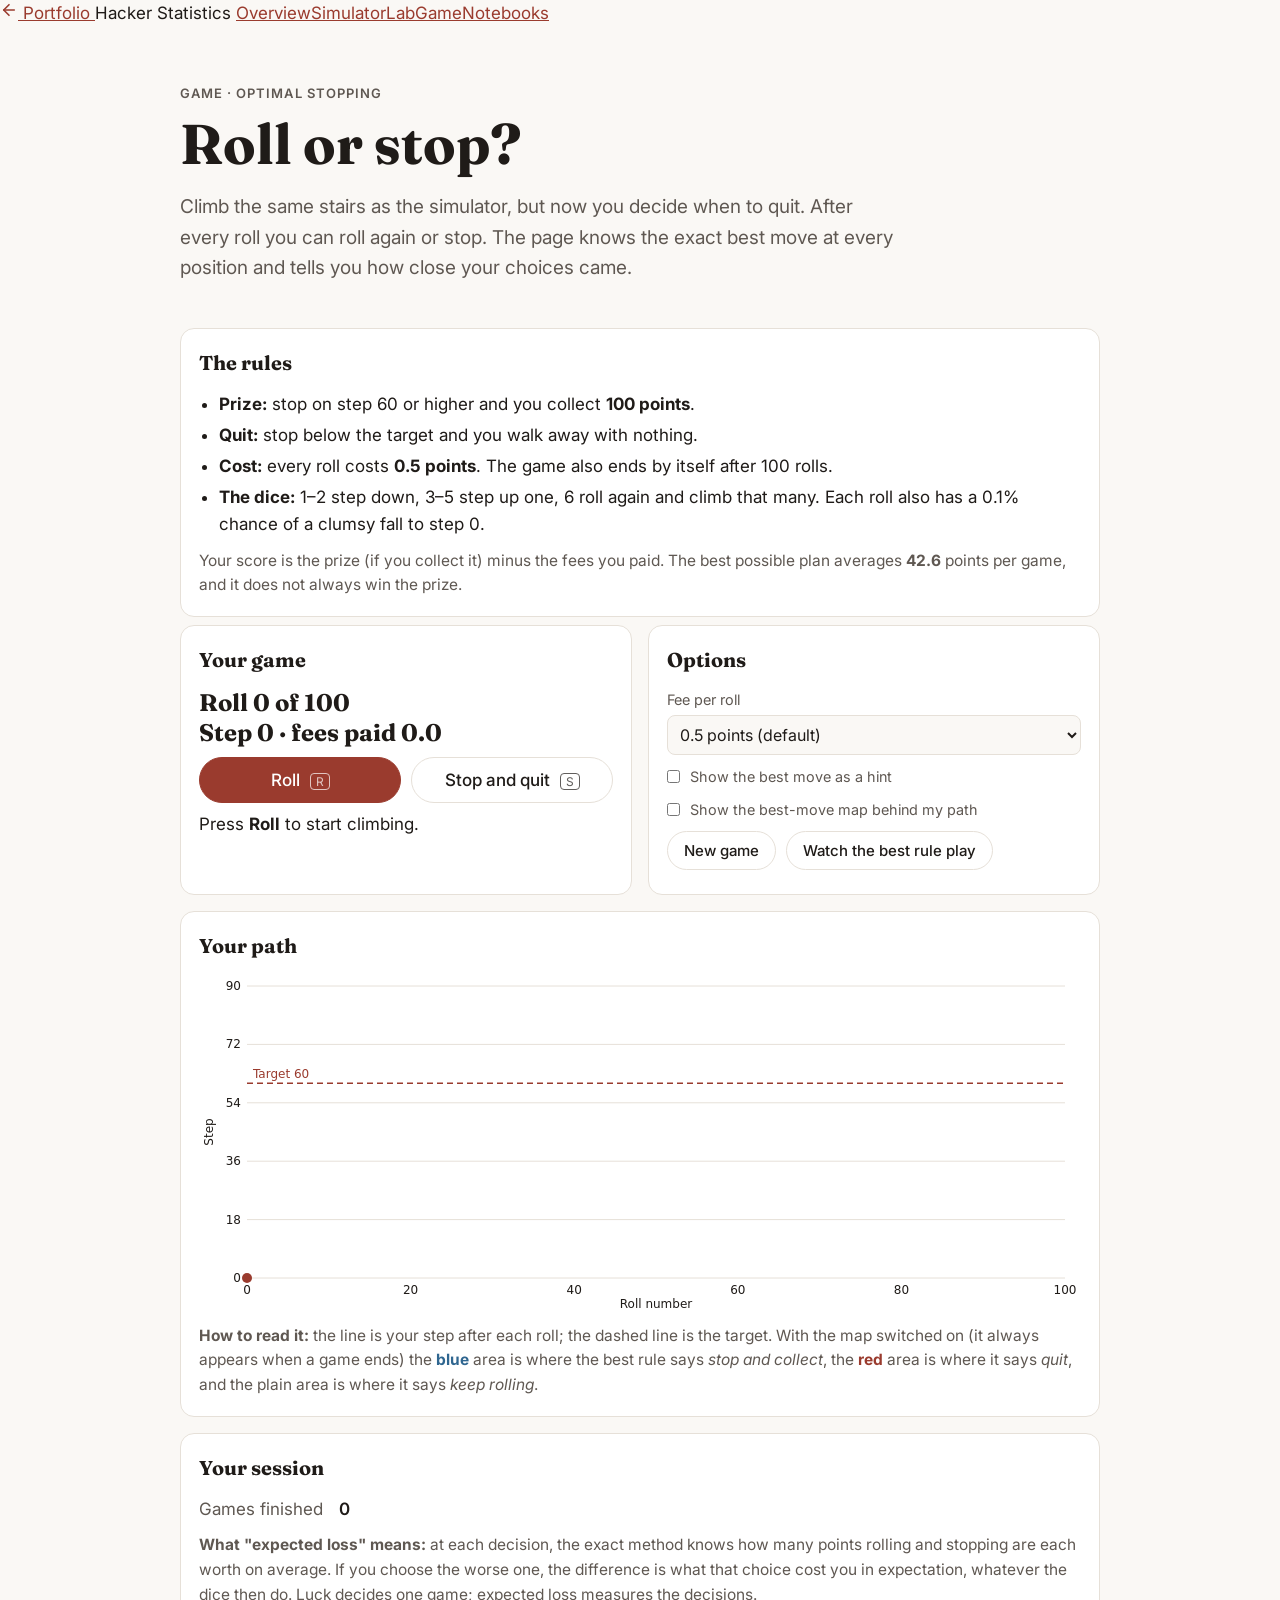
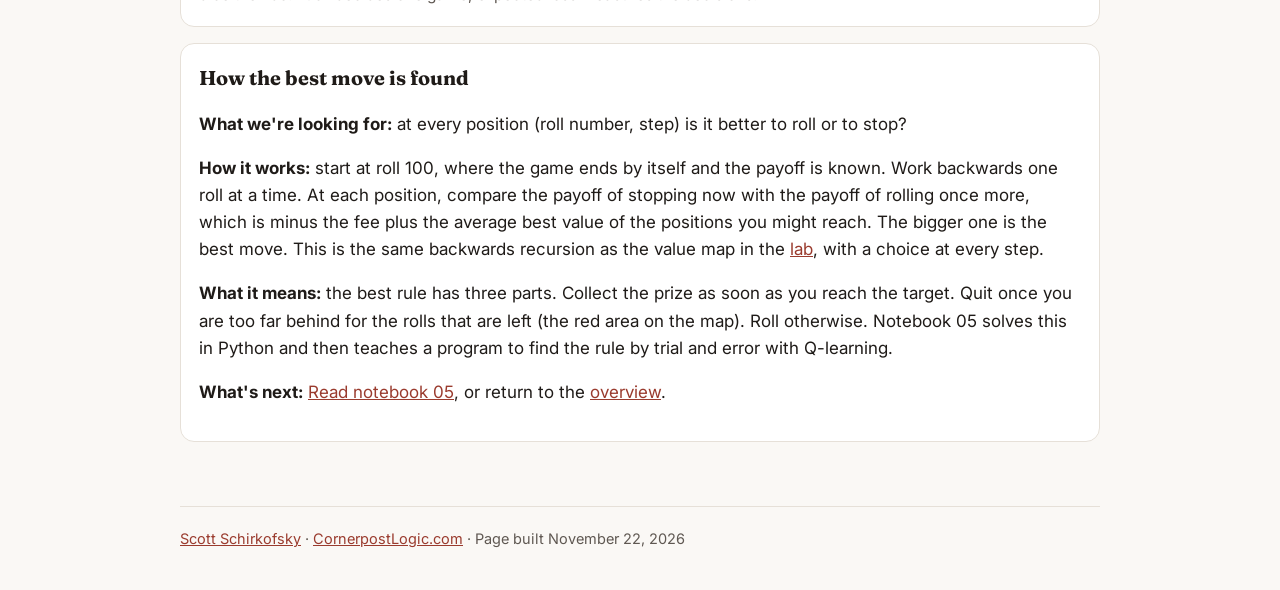
<file: docs/game.html>
<!doctype html>
<html lang="en">
<head>
<meta charset="utf-8">
<meta name="viewport" content="width=device-width, initial-scale=1">
<meta name="robots" content="noindex, nofollow">
<title>Roll or stop? Hacker Statistics</title>
<meta name="description" content="Play the dice-climb game with a choice to stop, and see the exact best move.">
<link rel="preconnect" href="https://fonts.googleapis.com">
<link rel="preconnect" href="https://fonts.gstatic.com" crossorigin>
<link href="https://fonts.googleapis.com/css2?family=Fraunces:opsz,wght@9..144,600;9..144,700&family=Inter:wght@400;500;600&display=swap" rel="stylesheet">
<link rel="stylesheet" href="site.css">
<!-- Shared back-to-portfolio bar: the portfolio owns backbar.css; full URLs so it also works on github.io -->
<link rel="stylesheet" href="https://schirko.com/scott/backbar.css">
<link rel="icon" href="https://schirko.com/scott/favicon.ico" sizes="32x32">
<link rel="icon" type="image/png" sizes="16x16" href="https://schirko.com/scott/favicon-16.png">
<link rel="icon" type="image/png" sizes="32x32" href="https://schirko.com/scott/favicon-32.png">
<link rel="apple-touch-icon" href="https://schirko.com/scott/apple-touch-icon.png">
</head>
<body>
<div class="sx-backbar">
  <a class="sx-back" href="https://schirko.com/scott/">
    <svg aria-hidden="true" width="18" height="18" viewBox="0 0 24 24" fill="none" stroke="currentColor" stroke-width="2.2" stroke-linecap="round" stroke-linejoin="round"><path d="M19 12H5"/><path d="m12 19-7-7 7-7"/></svg>
    Portfolio
  </a>
  <span class="sx-crumb">Hacker Statistics</span>
  <span class="sx-links"><a href="index.html">Overview</a><a href="explore.html">Simulator</a><a href="lab.html">Lab</a><a href="game.html">Game</a><a href="notebooks/01_hacker_statistics.html">Notebooks</a></span>
</div>
<div class="wrap">

<header>
  <div class="kicker">Game &middot; Optimal stopping</div>
  <h1>Roll or stop?</h1>
  <p class="lede">Climb the same stairs as the simulator, but now you decide when to quit. After every roll you can roll again or stop.
  The page knows the exact best move at every position and tells you how close your choices came.</p>
</header>

<section class="panel">
  <h2>The rules</h2>
  <ul class="rules">
    <li><b>Prize:</b> stop on step <span id="r-target">60</span> or higher and you collect <b>100 points</b>.</li>
    <li><b>Quit:</b> stop below the target and you walk away with nothing.</li>
    <li><b>Cost:</b> every roll costs <b><span id="r-fee">0.5</span> points</b>. The game also ends by itself after 100 rolls.</li>
    <li><b>The dice:</b> 1&ndash;2 step down, 3&ndash;5 step up one, 6 roll again and climb that many. Each roll also has a 0.1% chance of a clumsy fall to step 0.</li>
  </ul>
  <p class="how">Your score is the prize (if you collect it) minus the fees you paid. The best possible plan averages <b id="r-best">42.6</b> points per game, and it does not always win the prize.</p>
</section>

<div class="grid2">
  <section class="panel" aria-live="polite">
    <h2>Your game</h2>
    <div id="status" class="status">&nbsp;</div>
    <div class="btns gbtns">
      <button id="btn-roll" class="btn primary">Roll <kbd>R</kbd></button>
      <button id="btn-stop" class="btn secondary">Stop <kbd>S</kbd></button>
    </div>
    <p id="hint" class="hint" hidden></p>
    <p id="feedback" class="plain feedback">Press <b>Roll</b> to start climbing.</p>
  </section>
  <section class="panel">
    <h2>Options</h2>
    <label>Fee per roll
      <select id="fee"><option value="0.002">0.2 points (cheap)</option><option value="0.005" selected>0.5 points (default)</option><option value="0.01">1 point (expensive)</option></select>
    </label>
    <label class="inline"><input id="show-hint" type="checkbox" style="width:auto"> Show the best move as a hint</label>
    <label class="inline"><input id="show-map" type="checkbox" style="width:auto"> Show the best-move map behind my path</label>
    <div class="btns"><button id="btn-new" class="btn secondary">New game</button><button id="btn-bot" class="btn secondary">Watch the best rule play</button></div>
  </section>
</div>

<section class="panel">
  <h2>Your path</h2>
  <canvas id="chart" height="340"></canvas>
  <p class="how"><b>How to read it:</b> the line is your step after each roll; the dashed line is the target. With the map switched on (it always appears when a game ends) the <span class="gw">blue</span> area is where the best rule says <i>stop and collect</i>, the <span class="gr">red</span> area is where it says <i>quit</i>, and the plain area is where it says <i>keep rolling</i>.</p>
</section>

<section class="panel" id="result" hidden>
  <h2>How you did</h2>
  <div id="big" class="big">&mdash;</div>
  <p id="resultText" class="plain"></p>
  <dl id="resultStats" class="kv"></dl>
</section>

<section class="panel">
  <h2>Your session</h2>
  <dl id="session" class="kv"><dt>Games finished</dt><dd>0</dd></dl>
  <p class="how"><b>What "expected loss" means:</b> at each decision, the exact method knows how many points rolling and stopping are each worth on average. If you choose the worse one, the difference is what that choice cost you in expectation, whatever the dice then do. Luck decides one game; expected loss measures the decisions.</p>
</section>

<section class="panel" id="how">
  <h2>How the best move is found</h2>
  <p><b>What we're looking for:</b> at every position (roll number, step) is it better to roll or to stop?</p>
  <p><b>How it works:</b> start at roll 100, where the game ends by itself and the payoff is known. Work backwards one roll at a time. At each position, compare the payoff of stopping now with the payoff of rolling once more, which is minus the fee plus the average best value of the positions you might reach. The bigger one is the best move. This is the same backwards recursion as the value map in the <a href="lab.html">lab</a>, with a choice at every step.</p>
  <p><b>What it means:</b> the best rule has three parts. Collect the prize as soon as you reach the target. Quit once you are too far behind for the rolls that are left (the red area on the map). Roll otherwise. Notebook 05 solves this in Python and then teaches a program to find the rule by trial and error with Q-learning.</p>
  <p><b>What's next:</b> <a href="notebooks/05_q_learning_when_to_stop.html">Read notebook 05</a>, or return to the <a href="index.html">overview</a>.</p>
</section>

<footer>
  <a href="https://schirko.com/scott/">Scott Schirkofsky</a> &middot; <a href="https://cornerpostlogic.com">CornerpostLogic.com</a> &middot; Page built November 22, 2026
</footer>
</div>
<script src="theme.js"></script>
<script src="sim.js"></script>
<script src="stopping.js"></script>
<script src="game.js"></script>
</body>
</html>
</file>
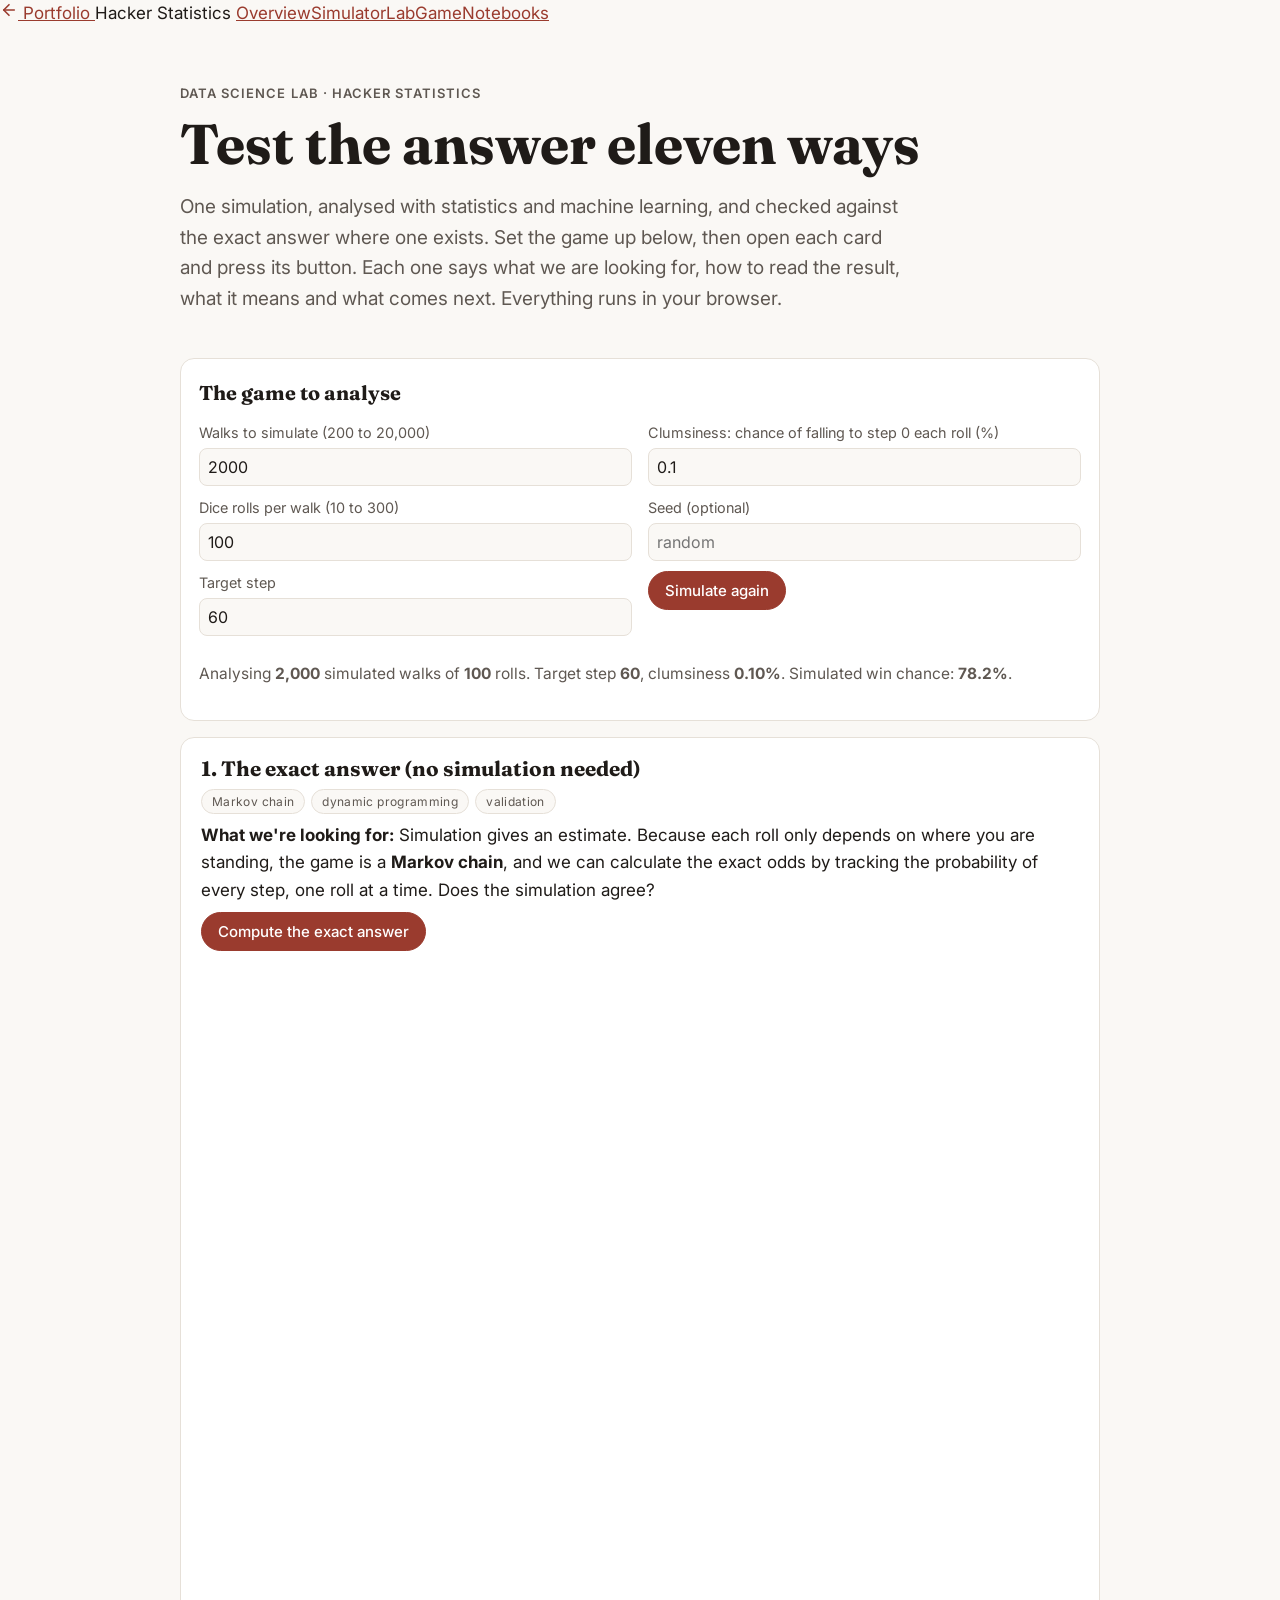
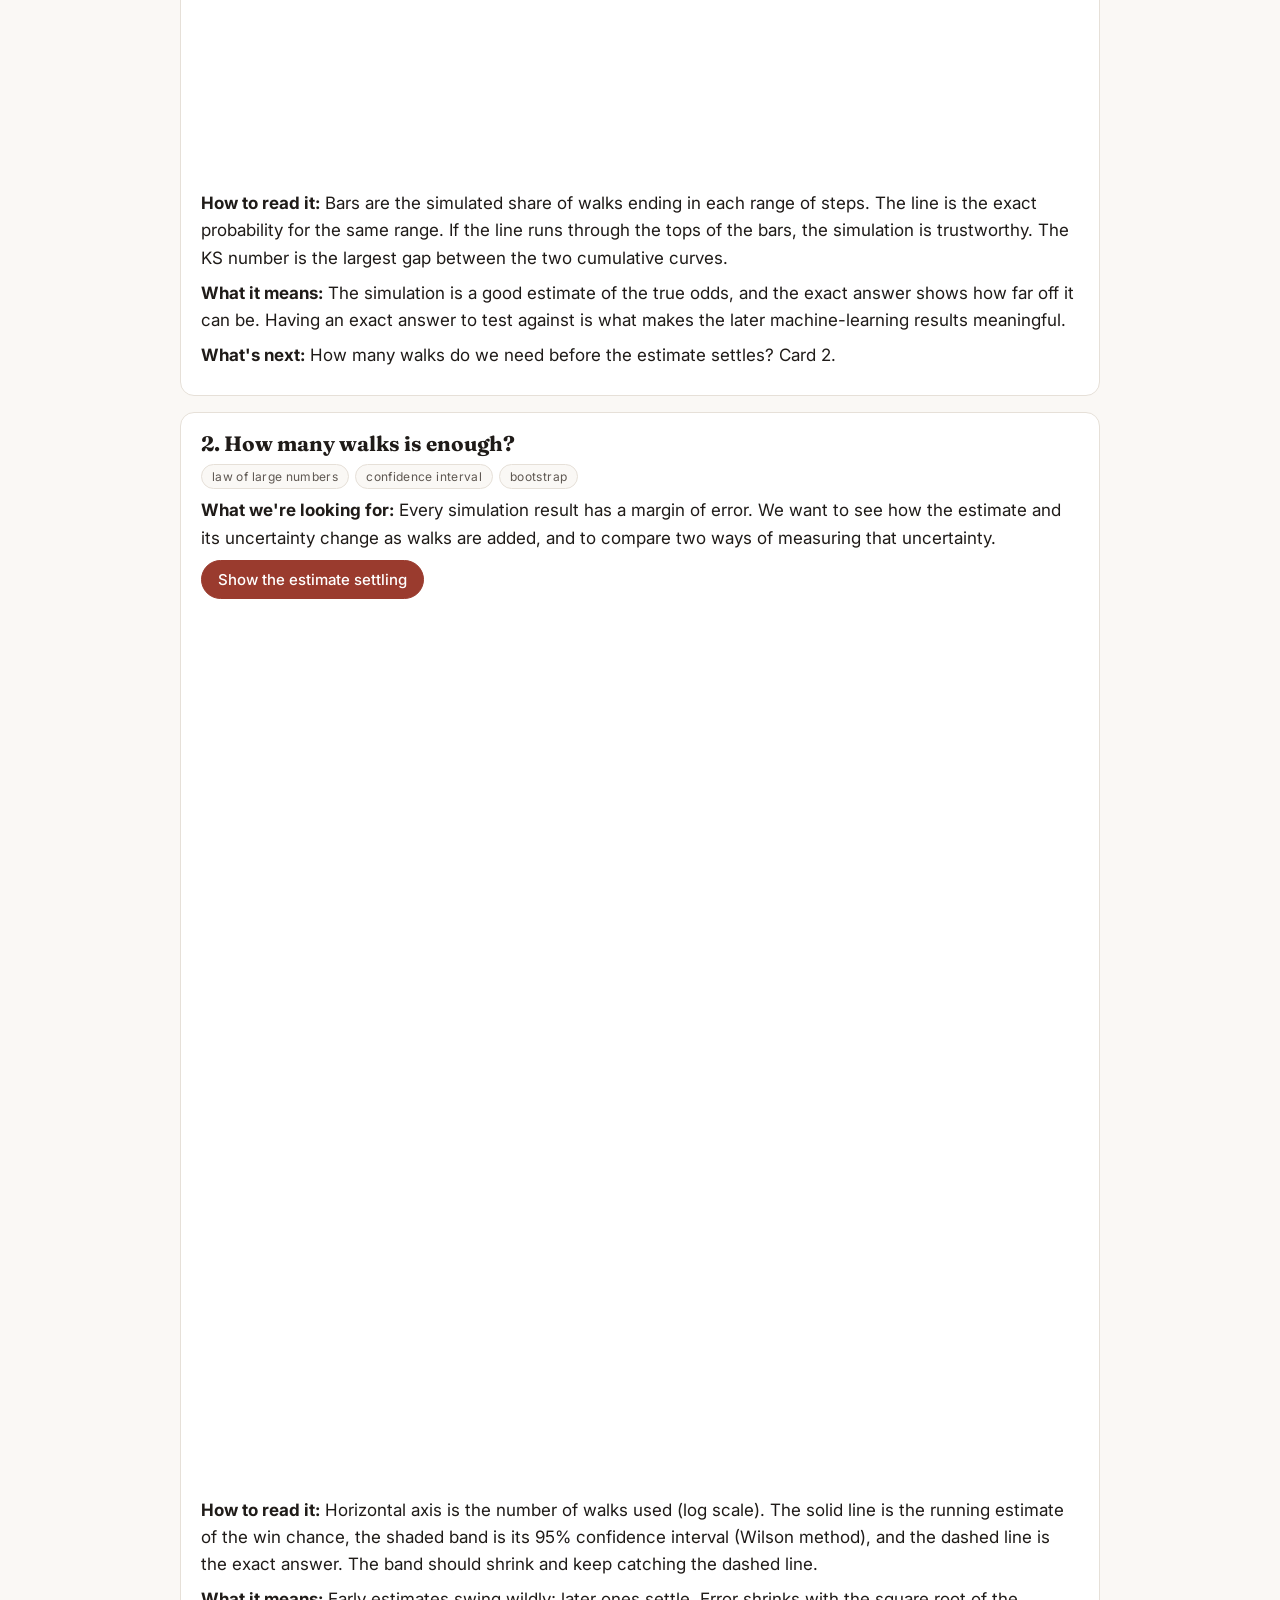
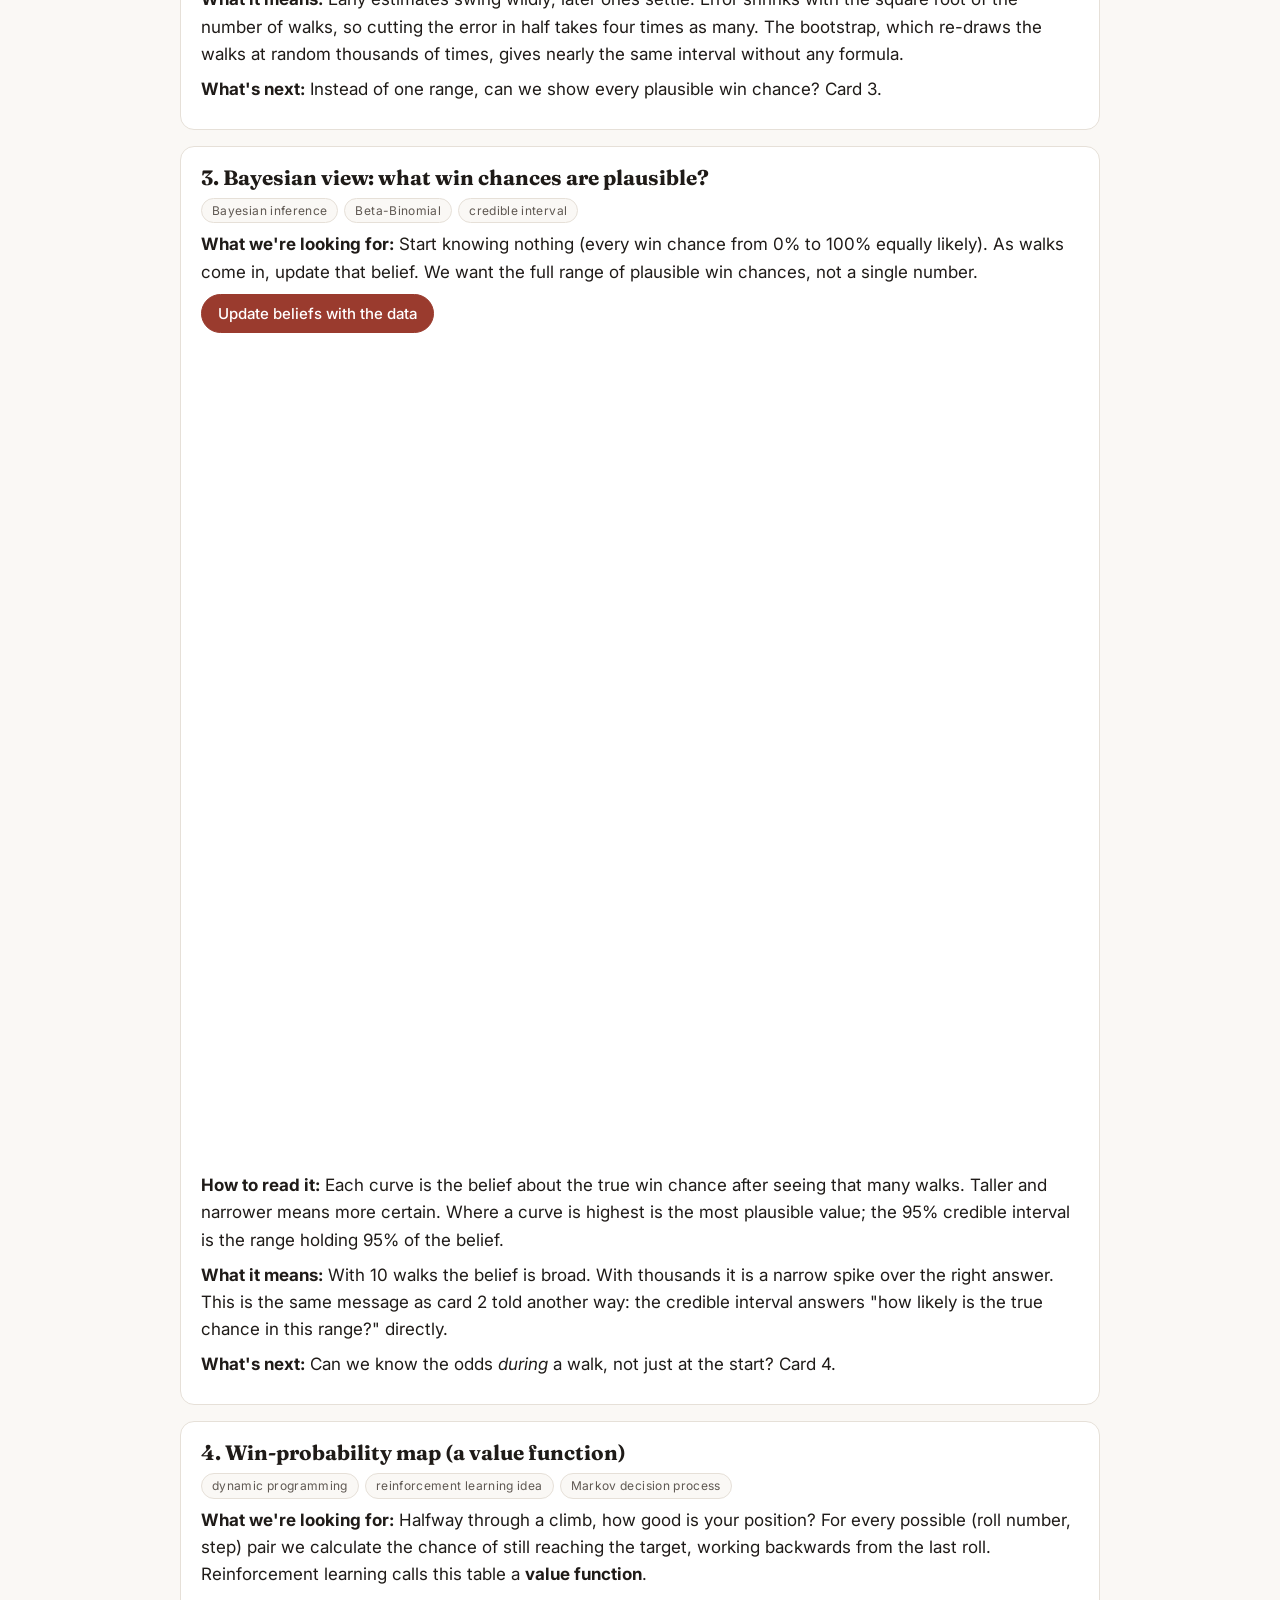
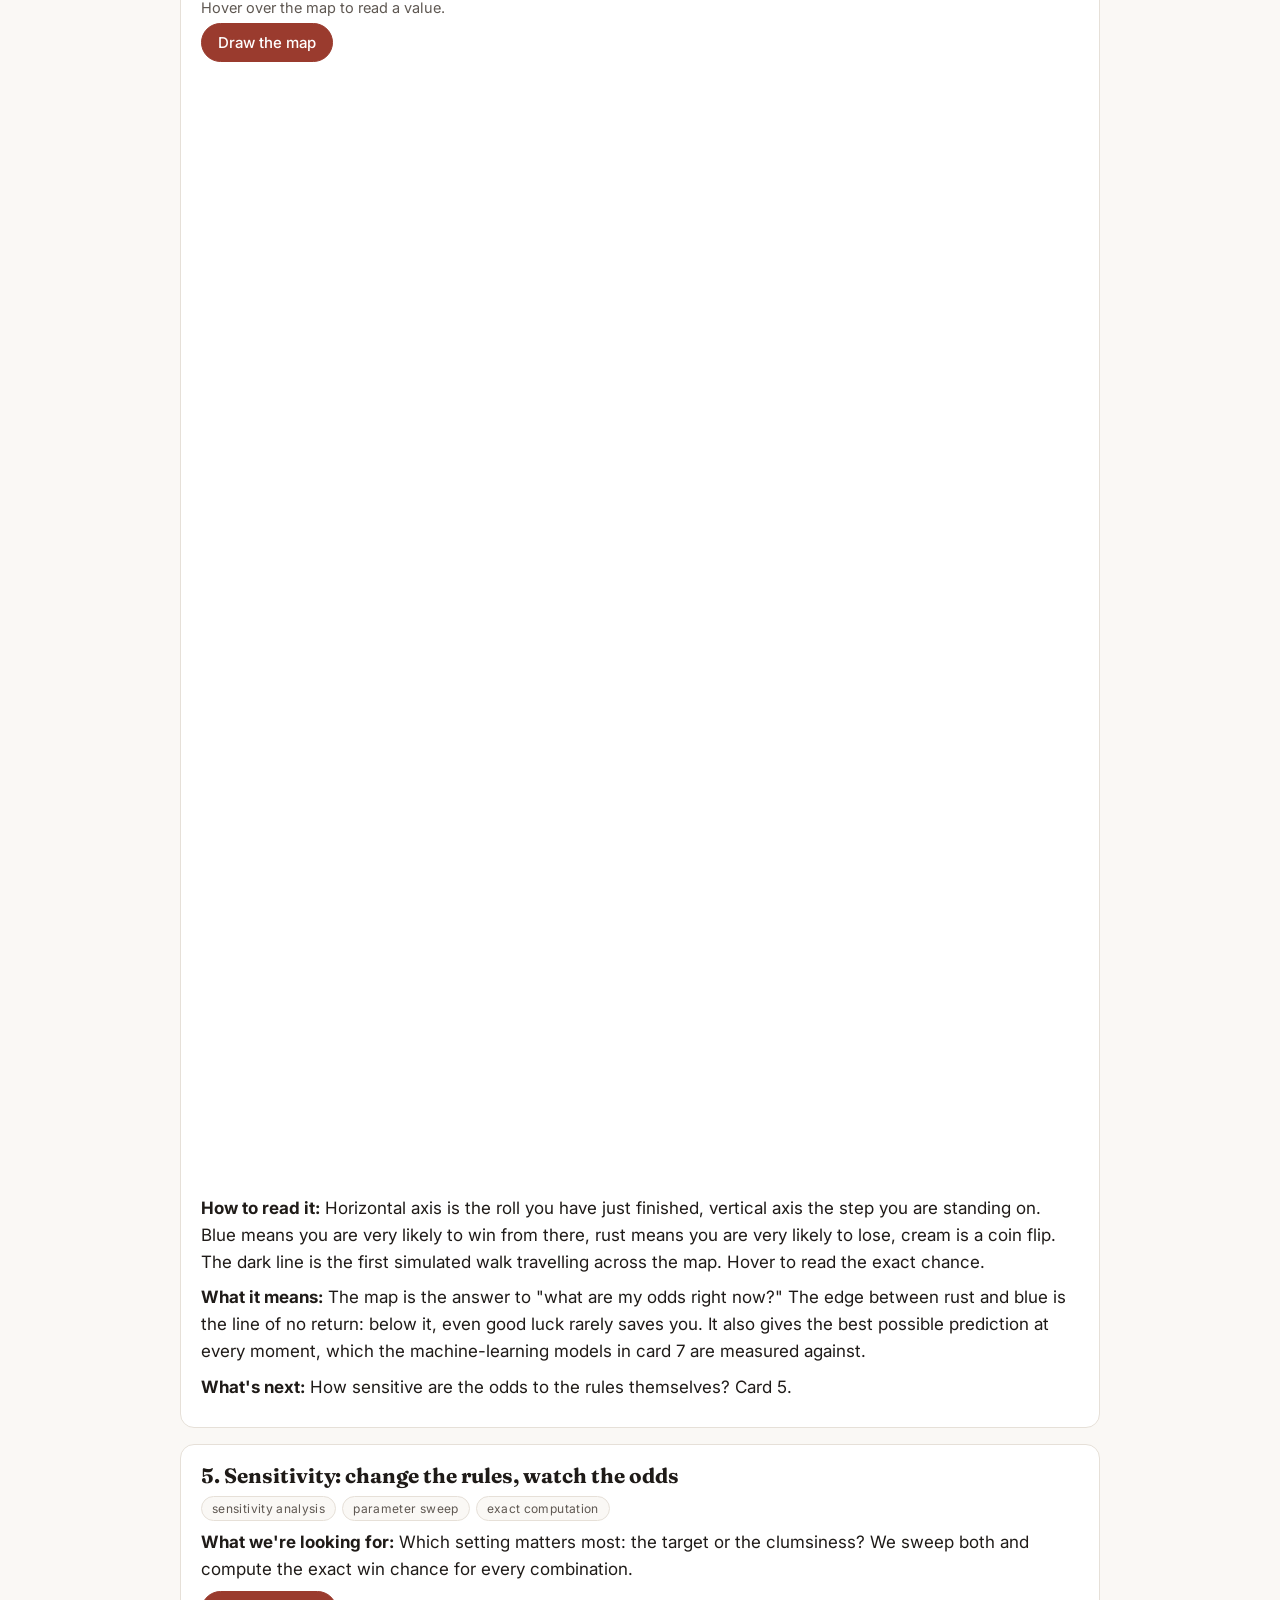
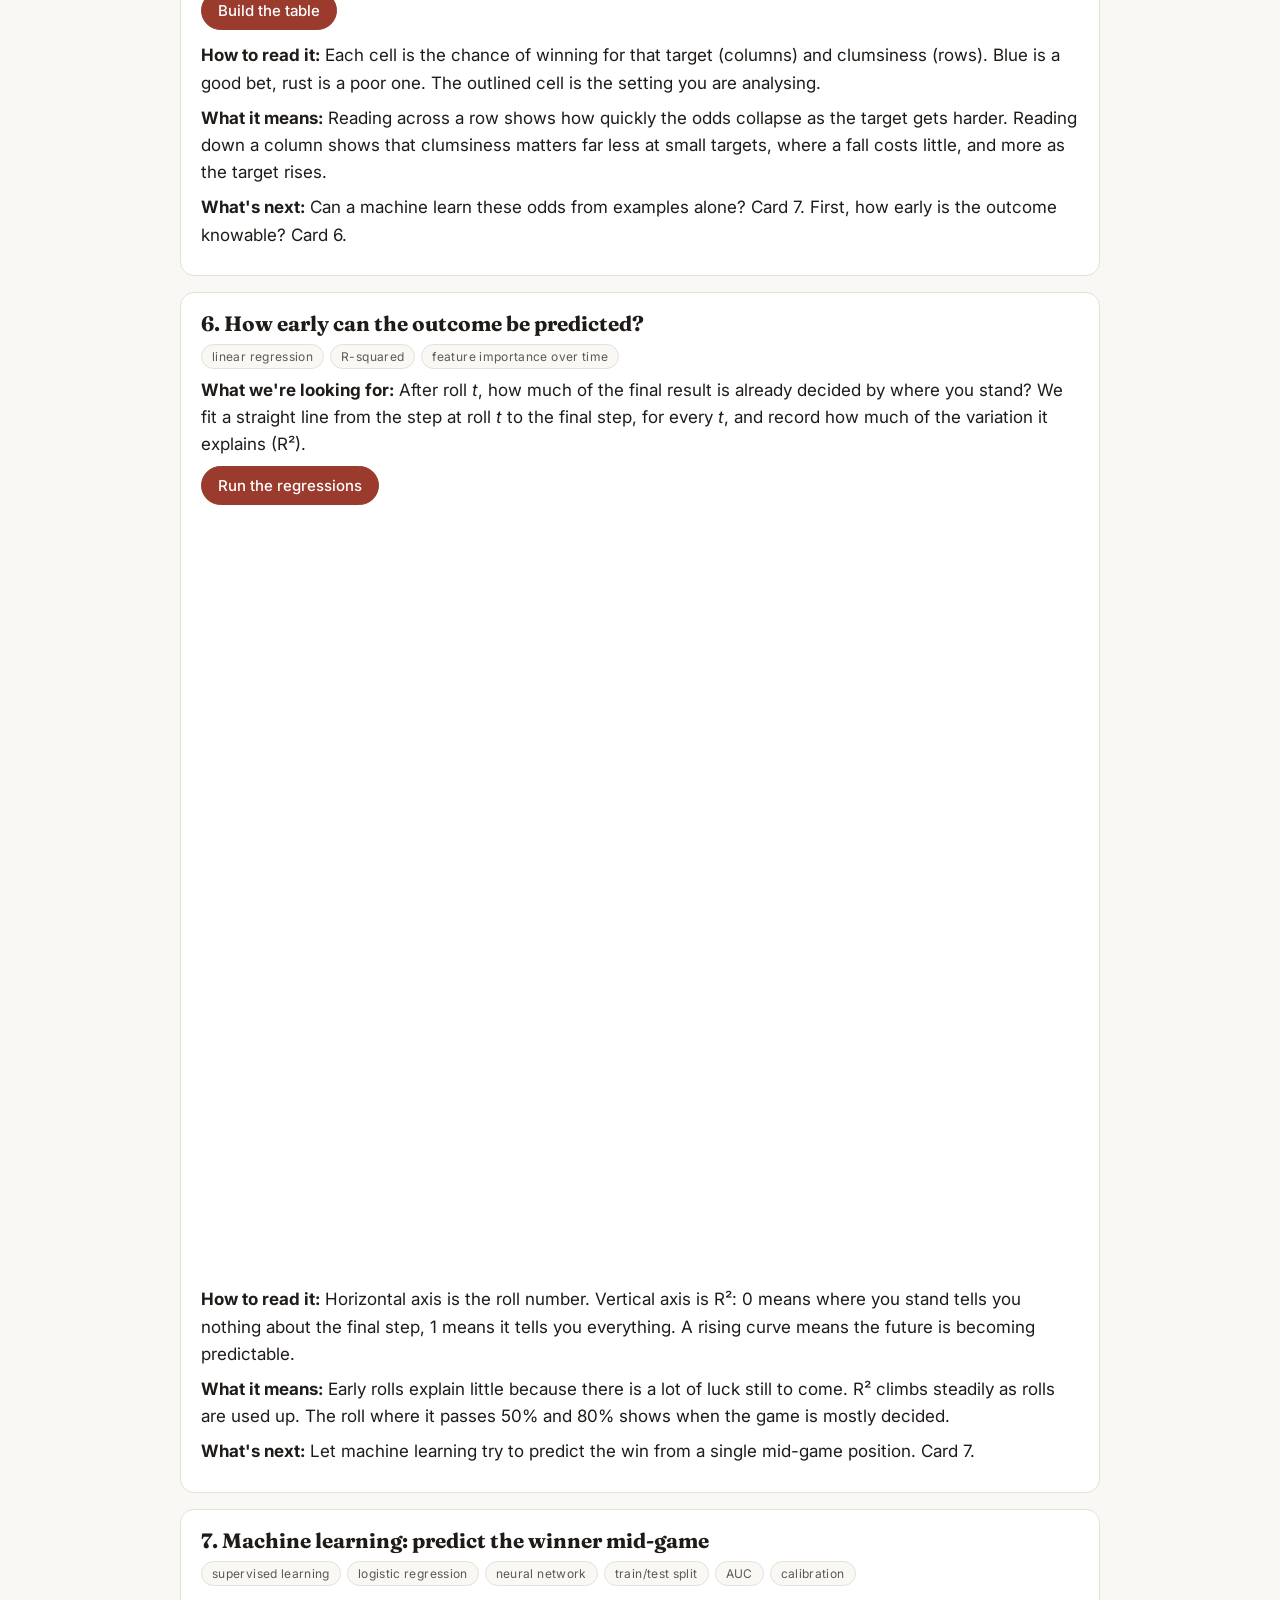
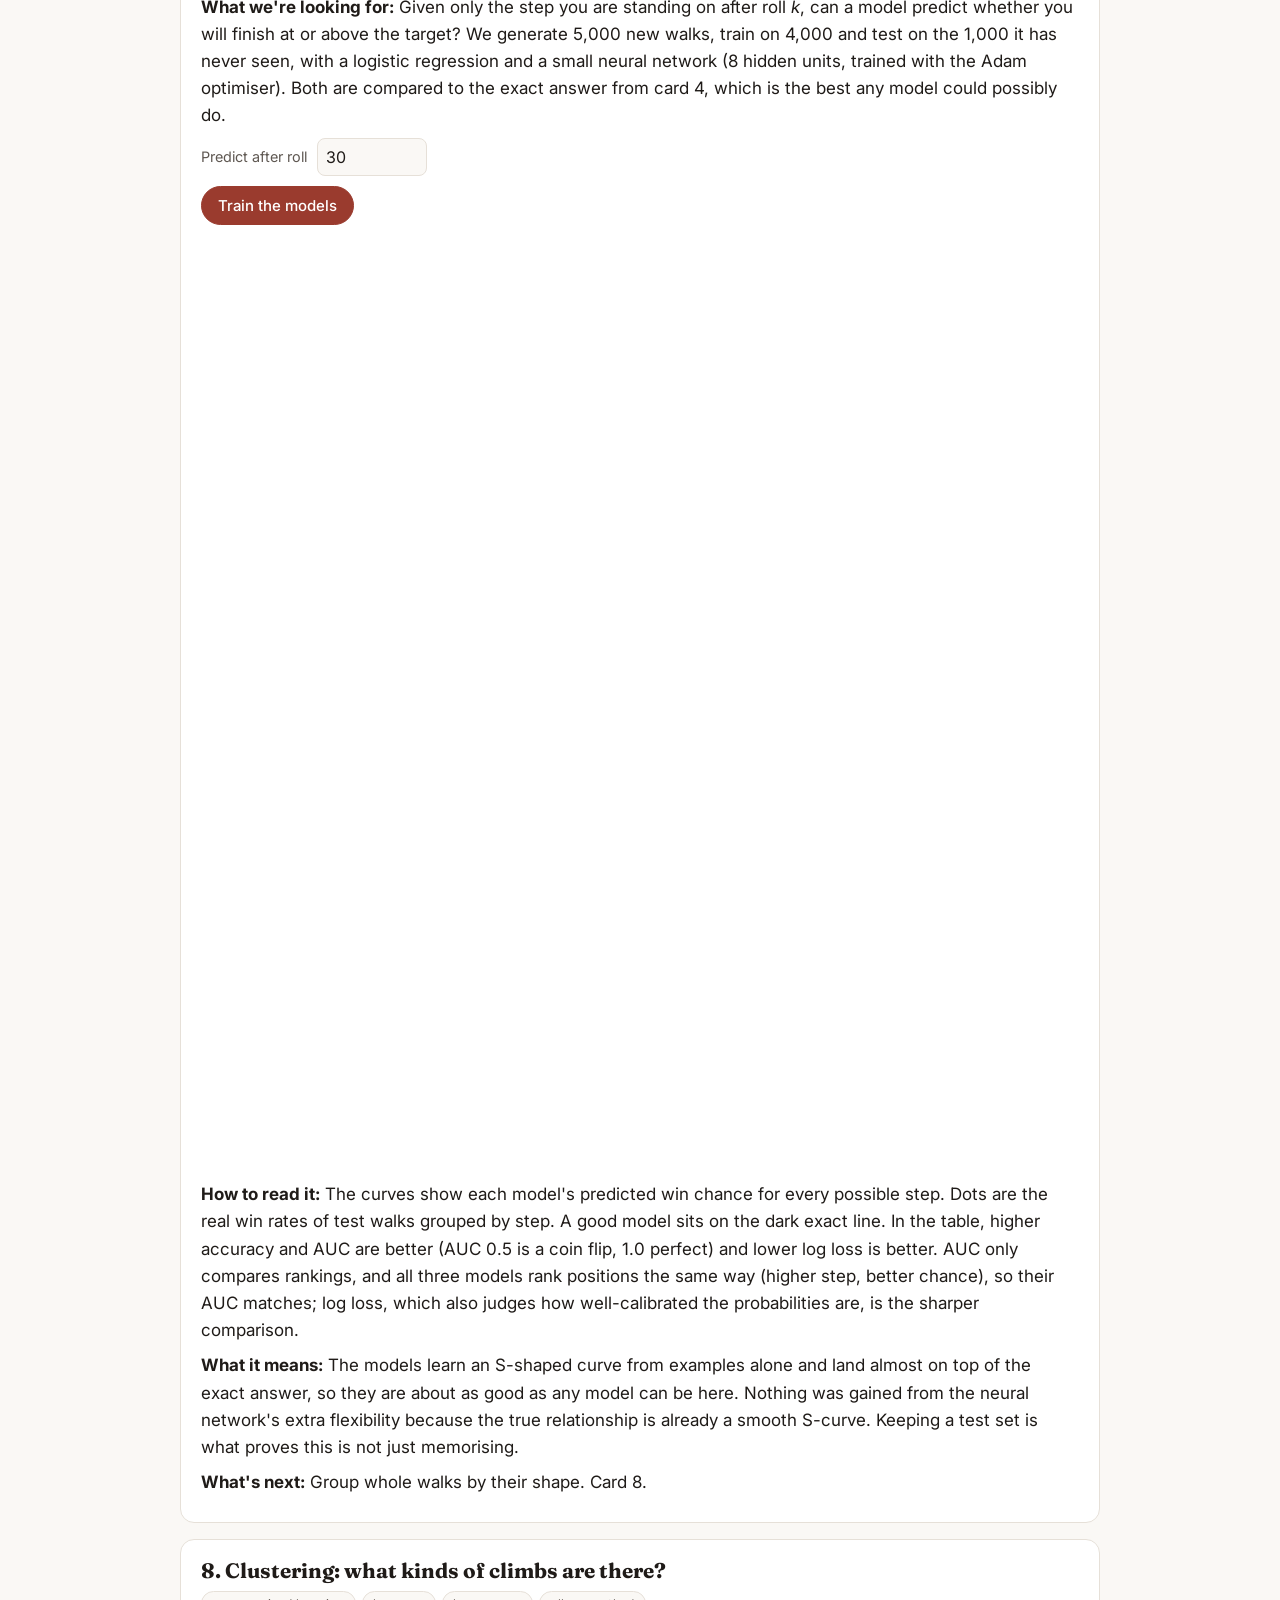
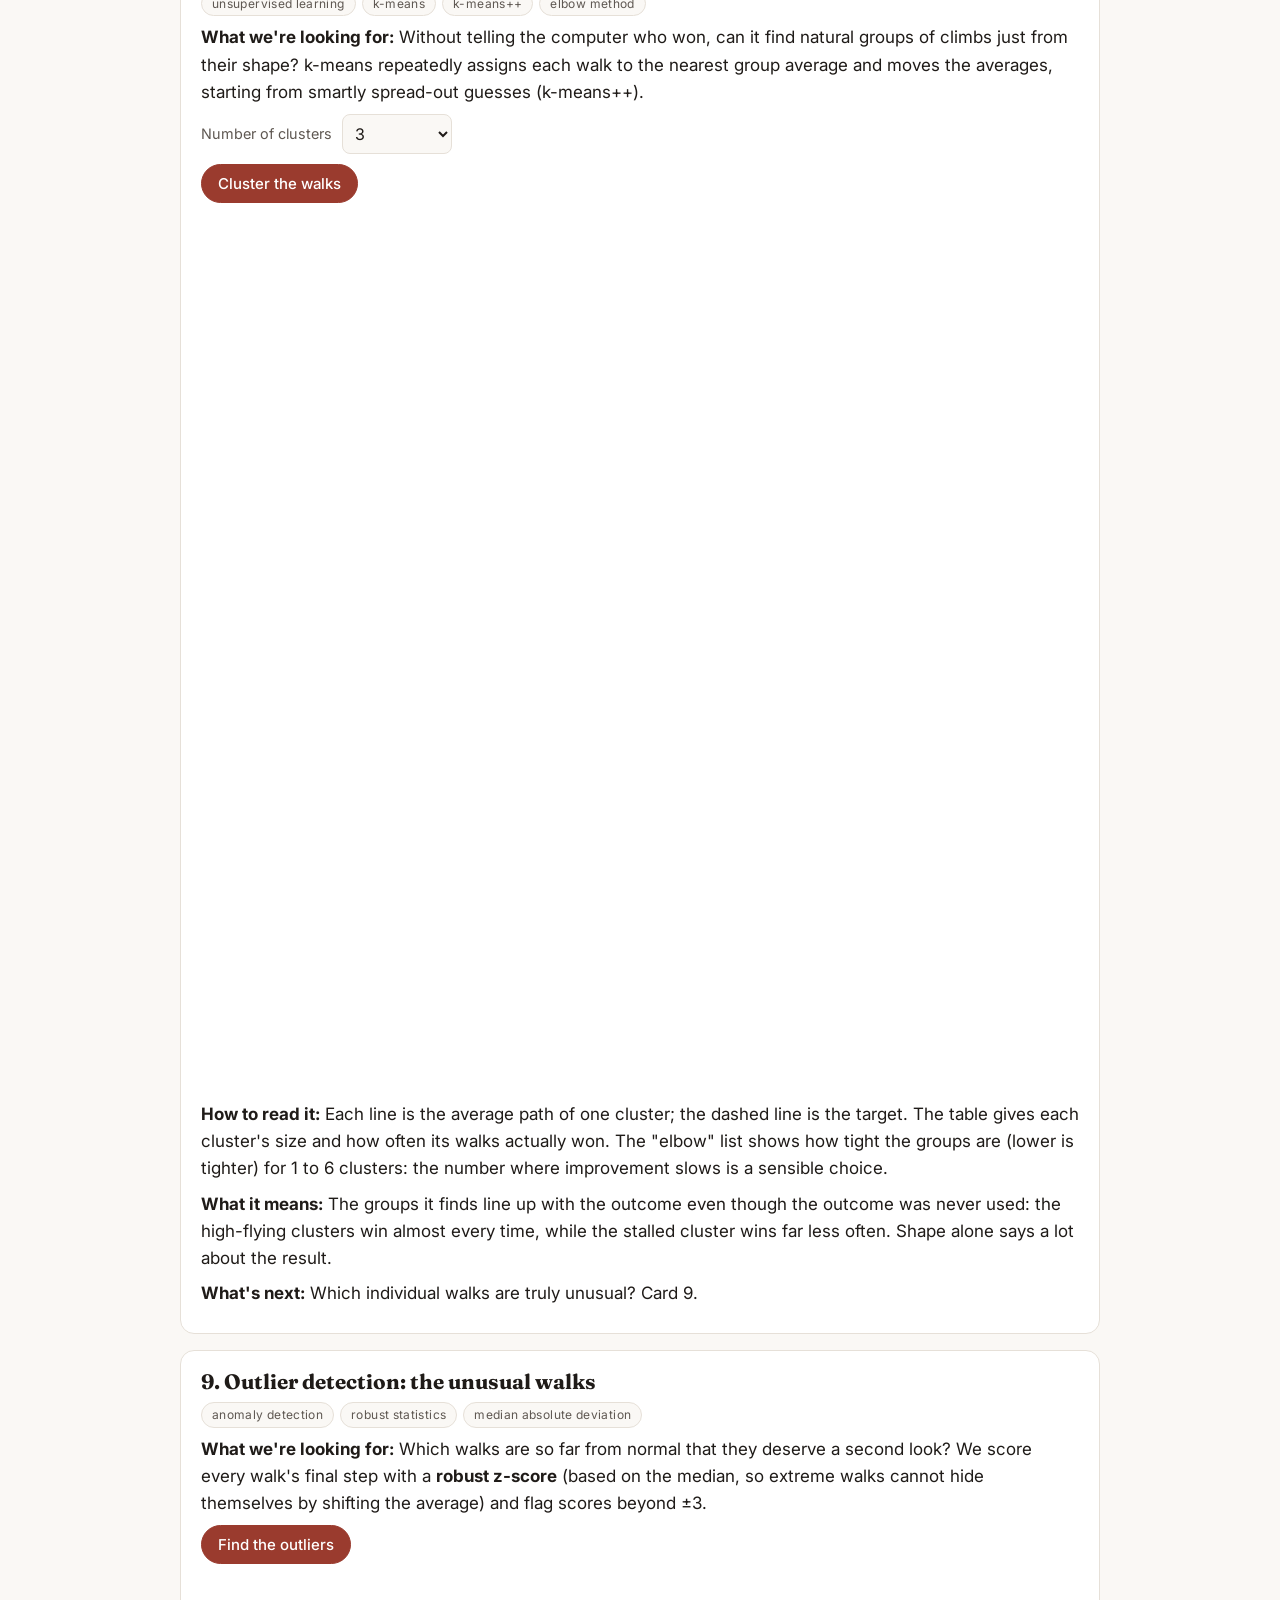
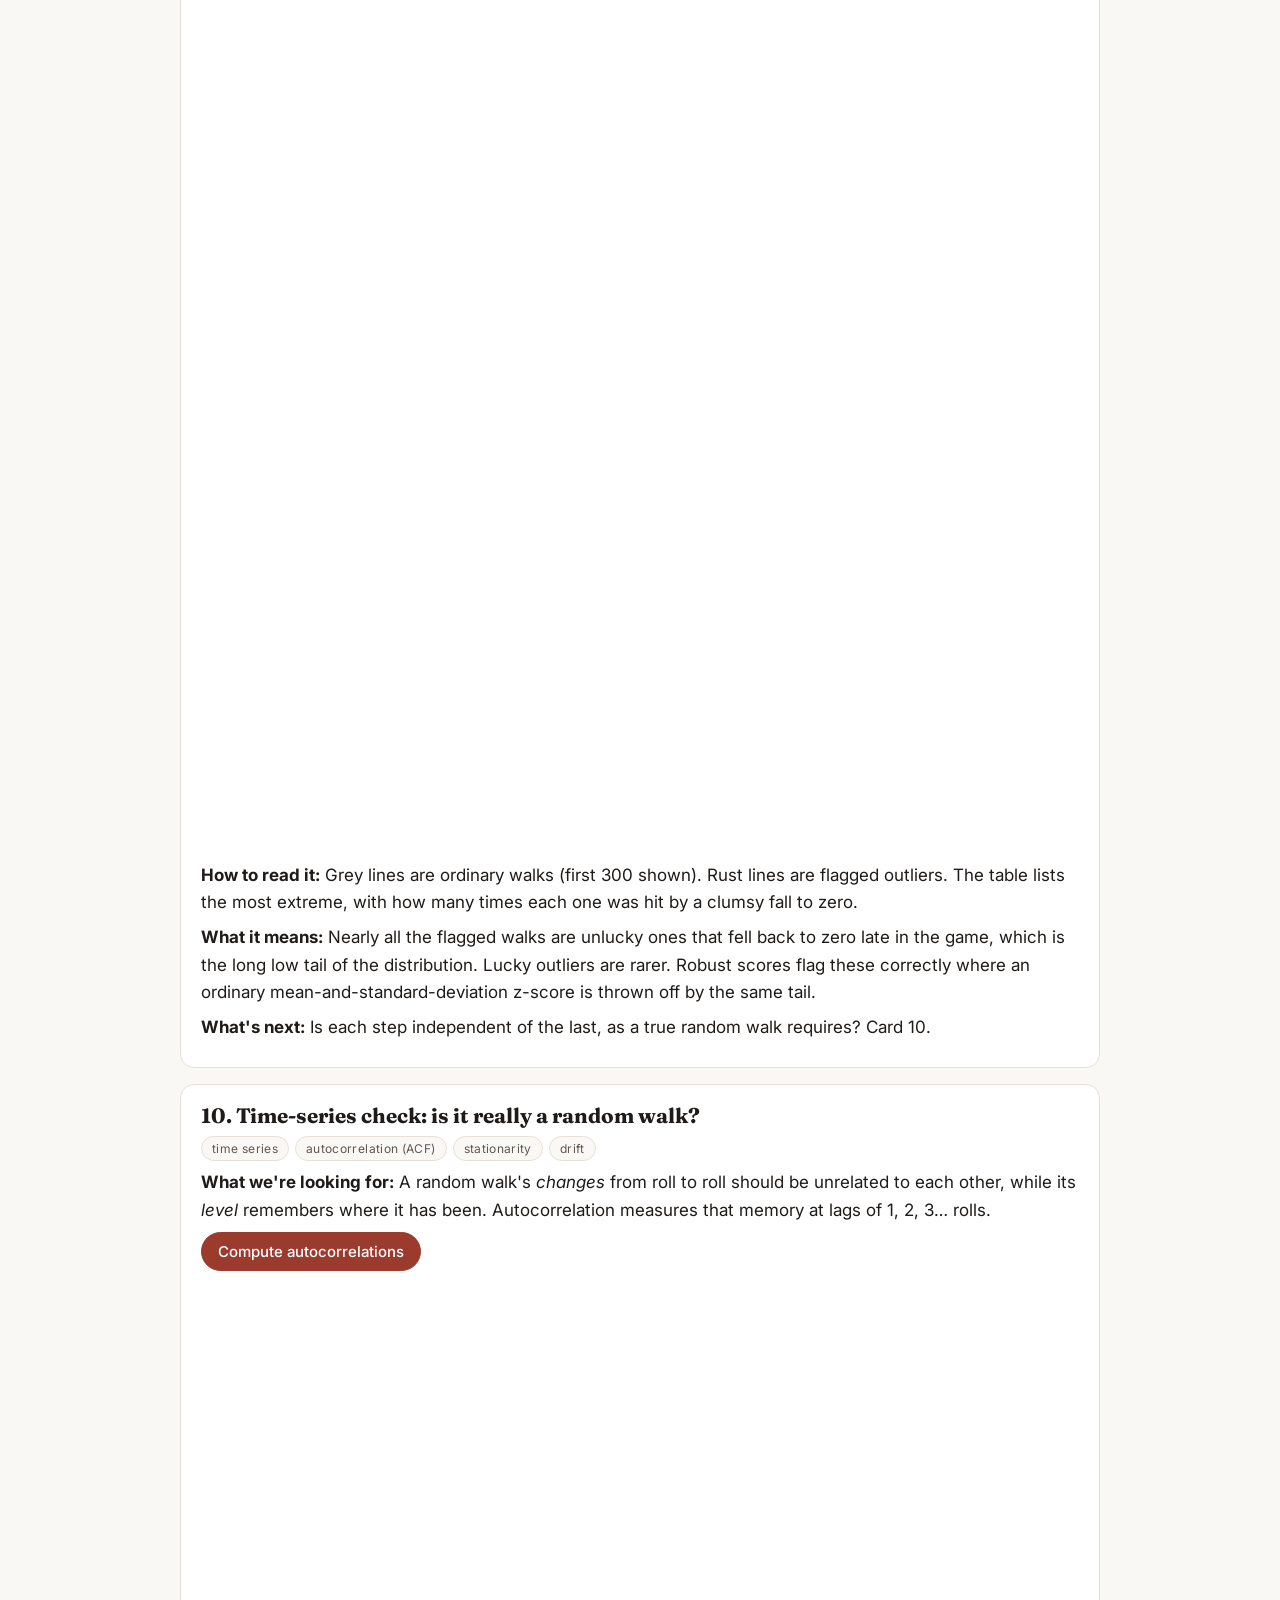
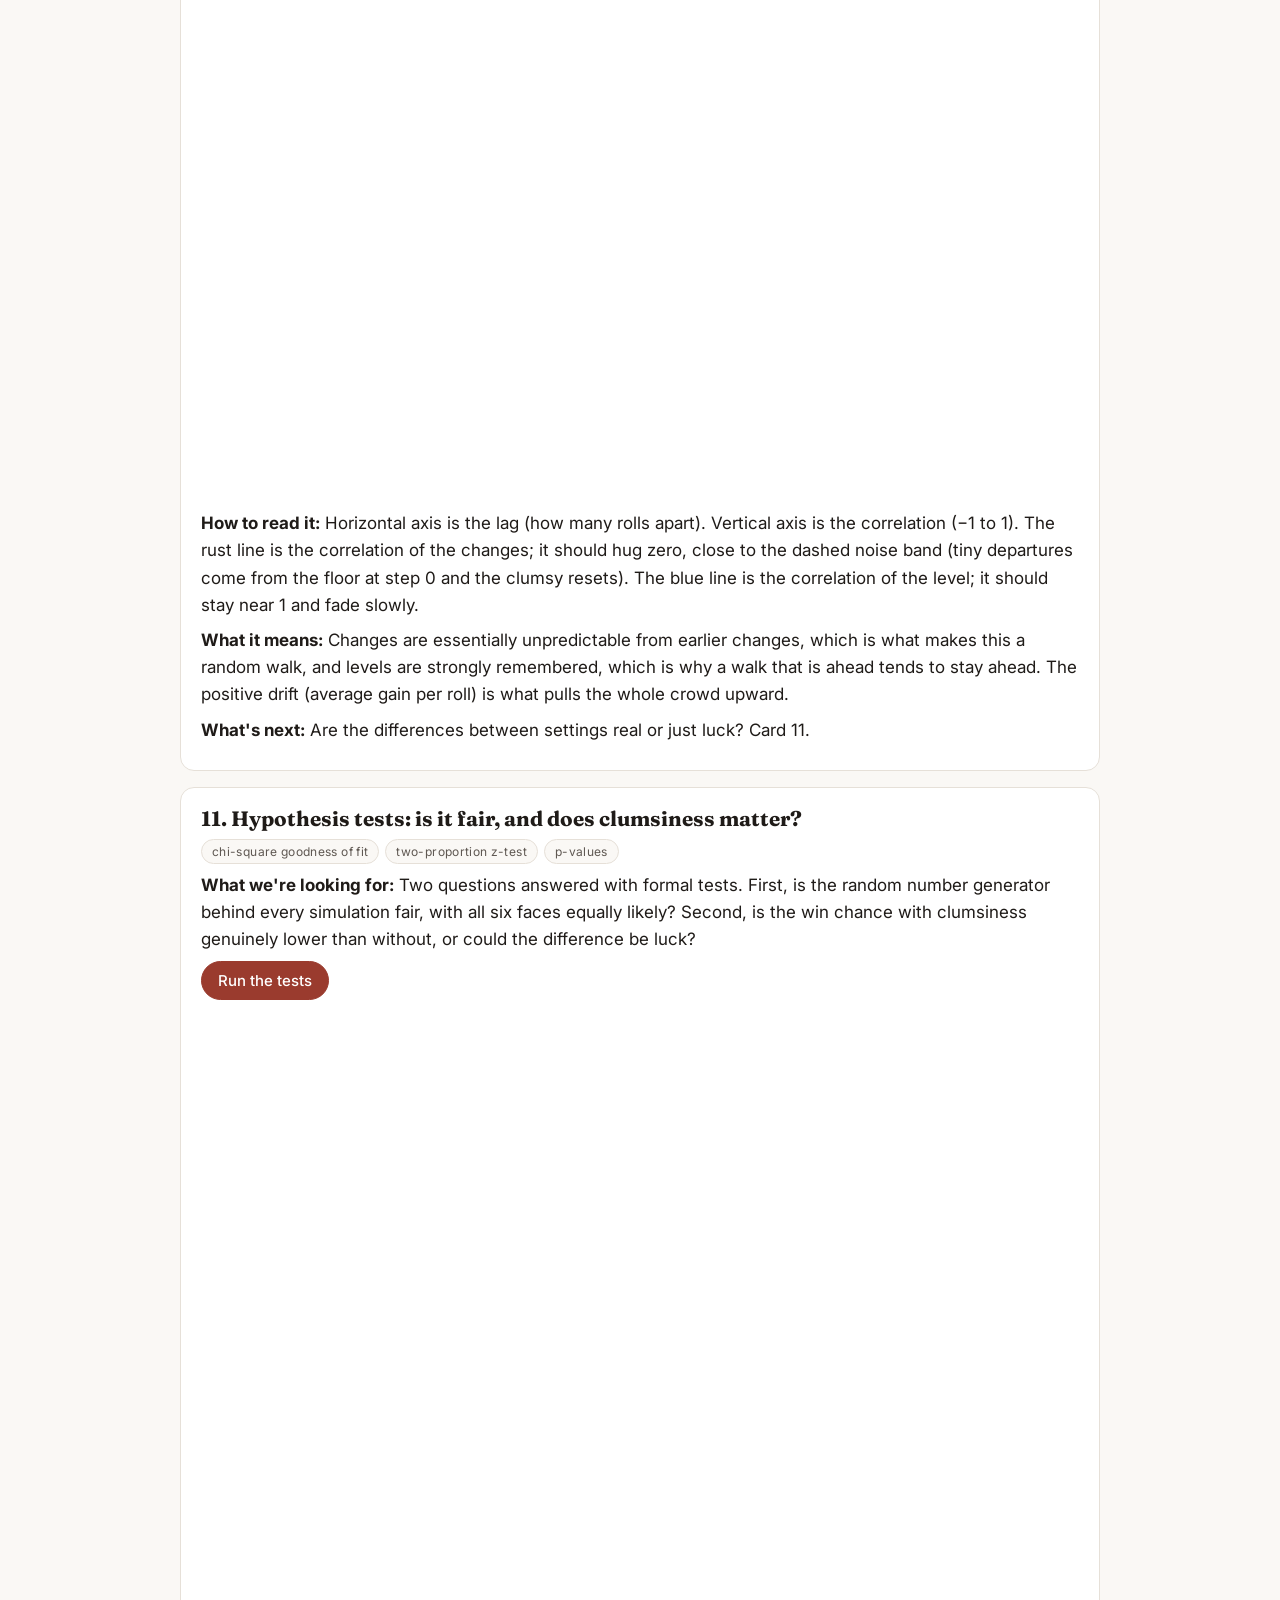
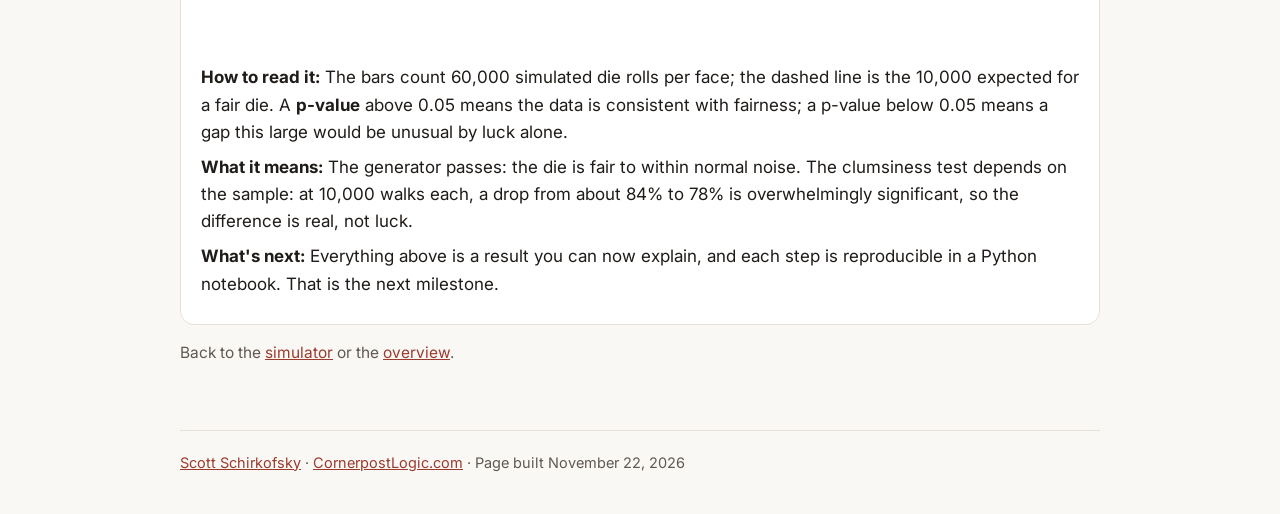
<file: docs/lab.html>
<!doctype html>
<html lang="en">
<head>
<meta charset="utf-8">
<meta name="viewport" content="width=device-width, initial-scale=1">
<meta name="robots" content="noindex, nofollow">
<title>Data science lab: Hacker Statistics</title>
<meta name="description" content="Statistics and machine-learning methods applied to a dice-climbing simulation, checked against the exact answer.">
<link rel="preconnect" href="https://fonts.googleapis.com">
<link rel="preconnect" href="https://fonts.gstatic.com" crossorigin>
<link href="https://fonts.googleapis.com/css2?family=Fraunces:opsz,wght@9..144,600;9..144,700&family=Inter:wght@400;500;600&display=swap" rel="stylesheet">
<link rel="stylesheet" href="site.css">
<!-- Shared back-to-portfolio bar: the portfolio owns backbar.css; full URLs so it also works on github.io -->
<link rel="stylesheet" href="https://schirko.com/scott/backbar.css">
<link rel="icon" href="https://schirko.com/scott/favicon.ico" sizes="32x32">
<link rel="icon" type="image/png" sizes="16x16" href="https://schirko.com/scott/favicon-16.png">
<link rel="icon" type="image/png" sizes="32x32" href="https://schirko.com/scott/favicon-32.png">
<link rel="apple-touch-icon" href="https://schirko.com/scott/apple-touch-icon.png">
</head>
<body>
<div class="sx-backbar">
  <a class="sx-back" href="https://schirko.com/scott/">
    <svg aria-hidden="true" width="18" height="18" viewBox="0 0 24 24" fill="none" stroke="currentColor" stroke-width="2.2" stroke-linecap="round" stroke-linejoin="round"><path d="M19 12H5"/><path d="m12 19-7-7 7-7"/></svg>
    Portfolio
  </a>
  <span class="sx-crumb">Hacker Statistics</span>
  <span class="sx-links"><a href="index.html">Overview</a><a href="explore.html">Simulator</a><a href="lab.html">Lab</a><a href="game.html">Game</a><a href="notebooks/01_hacker_statistics.html">Notebooks</a></span>
</div>
<div class="wrap">

<header>
  <div class="kicker">Data science lab &middot; Hacker statistics</div>
  <h1>Test the answer eleven ways</h1>
  <p class="lede">One simulation, analysed with statistics and machine learning, and checked against the exact answer where one exists.
  Set the game up below, then open each card and press its button. Each one says what we are looking for, how to read the result,
  what it means and what comes next. Everything runs in your browser.</p>
</header>

<section class="panel">
  <h2>The game to analyse</h2>
  <div class="grid2">
    <div>
      <label>Walks to simulate (200 to 20,000) <input id="lab-walks" type="number" min="200" max="20000" value="2000"></label>
      <label>Dice rolls per walk (10 to 300) <input id="lab-steps" type="number" min="10" max="300" value="100"></label>
      <label>Target step <input id="lab-target" type="number" min="1" value="60"></label>
    </div>
    <div>
      <label>Clumsiness: chance of falling to step 0 each roll (%) <input id="lab-clumsy" type="number" min="0" max="100" step="0.05" value="0.1"></label>
      <label>Seed (optional) <input id="lab-seed" type="number" min="0" placeholder="random"></label>
      <div class="btns"><button id="lab-run" class="btn primary">Simulate again</button></div>
    </div>
  </div>
  <p id="lab-status" class="note" aria-live="polite"></p>
</section>

<div id="lab-cards"></div>
<p class="note">Back to the <a href="explore.html">simulator</a> or the <a href="index.html">overview</a>.</p>

<footer>
  <a href="https://schirko.com/scott/">Scott Schirkofsky</a> &middot; <a href="https://cornerpostlogic.com">CornerpostLogic.com</a> &middot; Page built November 22, 2026
</footer>
</div>
<script src="theme.js"></script>
<script src="sim.js"></script>
<script src="analytics.js"></script>
<script src="lab.js"></script>
</body>
</html>
</file>
<file: docs/site.css>
/* Look and feel borrowed from the meat-prices project (same palette, fonts, cards, buttons). */
:root {
  --bg: #faf8f5; --surface: #ffffff; --ink: #1f1b18; --muted: #5f5852; --line: #e6e0d8;
  --accent: #9A3B2E; --win: #2F6690; --lose: #a39b93; --gold: #A87613;
}
@media (prefers-color-scheme: dark) {
  :root { --bg: #171412; --surface: #211d1a; --ink: #f1ece6; --muted: #b3aaa1; --line: #3a332e;
    --accent: #e0796a; --win: #7fb2db; --lose: #6f665e; --gold: #e2b45a; }
}
* { box-sizing: border-box; }
body { margin: 0; background: var(--bg); color: var(--ink); font: 17px/1.6 Inter, system-ui, sans-serif; }
a { color: var(--accent); }
.wrap { max-width: 960px; margin: 0 auto; padding: 0 20px; }
header { padding: 56px 0 28px; }
.kicker { font-size: 13px; letter-spacing: .08em; text-transform: uppercase; color: var(--muted); font-weight: 600; }
h1 { font-family: Fraunces, Georgia, serif; font-size: clamp(34px, 6vw, 56px); line-height: 1.08; margin: 10px 0 18px; }
h2 { font-family: Fraunces, Georgia, serif; font-size: 28px; margin: 56px 0 12px; }
h3 { font-size: 1.05rem; margin: 0 0 8px; }
.lede { font-size: 19px; color: var(--muted); max-width: 720px; margin: 0; }
.links { display: flex; flex-wrap: wrap; gap: 10px; margin-top: 24px; }
.btn { display: inline-block; padding: 9px 16px; border-radius: 999px; border: 1px solid var(--line); background: var(--surface);
       color: var(--ink); text-decoration: none; font: 500 15px Inter, system-ui, sans-serif; cursor: pointer; }
.btn.primary { background: var(--accent); border-color: var(--accent); color: #fff; }
.btn.secondary { background: var(--surface); color: var(--ink); }
.btn:hover { filter: brightness(.96); }
.byline { margin: 14px 0 0; color: var(--muted); font-size: 15px; }
.note, .how { color: var(--muted); font-size: 15.5px; }
.how { margin: 10px 0 0; }
.stats { display: grid; grid-template-columns: repeat(auto-fit, minmax(200px, 1fr)); gap: 14px; margin: 32px 0 8px; }
.stat { background: var(--surface); border: 1px solid var(--line); border-radius: 14px; padding: 18px 18px 16px; }
.stat .v { font-family: Fraunces, Georgia, serif; font-size: 40px; font-weight: 700; line-height: 1; }
.stat .l { color: var(--muted); font-size: 14.5px; margin-top: 8px; line-height: 1.4; }
.c-win { color: var(--win); } .c-acc { color: var(--accent); } .c-gold { color: var(--gold); }
figure { margin: 24px 0; background: #fff; border: 1px solid var(--line); border-radius: 14px; padding: 12px; }
figure img { width: 100%; height: auto; display: block; }
figcaption { color: #5f5852; font-size: 14px; padding: 8px 6px 2px; }
.verdict { background: var(--surface); border: 1px solid var(--line); border-left: 5px solid var(--accent); border-radius: 12px; padding: 6px 22px; font-size: 18px; }
.findings { padding-left: 0; list-style: none; margin: 0; }
.findings li { background: var(--surface); border: 1px solid var(--line); border-left: 4px solid var(--accent); border-radius: 10px; padding: 14px 18px; margin: 12px 0; }
.findings b { display: block; margin-bottom: 2px; }
.steps { counter-reset: s; list-style: none; padding: 0; }
.steps li { counter-increment: s; position: relative; padding: 0 0 14px 44px; }
.steps li::before { content: counter(s); position: absolute; left: 0; top: 0; width: 30px; height: 30px; border-radius: 50%; background: var(--accent);
                    color: #fff; font-weight: 600; font-size: 14px; display: grid; place-items: center; }
.nbs { list-style: none; padding: 0; margin: 0; display: grid; gap: 10px; }
.nbs li { background: var(--surface); border: 1px solid var(--line); border-radius: 10px; padding: 12px 16px; }
.nbs a { text-decoration: none; color: var(--ink); font-weight: 600; display: flex; gap: 12px; align-items: baseline; }
.nbs a:hover .nbtitle { color: var(--accent); text-decoration: underline; }
.nbs .num { font-family: Fraunces, Georgia, serif; color: var(--accent); min-width: 24px; }
.nbs .blurb { display: block; color: var(--muted); font-size: 15px; margin-left: 36px; }
.deck { display: grid; grid-template-columns: minmax(0, 340px) 1fr; gap: 24px; align-items: start; background: var(--surface); border: 1px solid var(--line); border-radius: 14px; padding: 20px; }
.deck-thumb { position: relative; display: block; border-radius: 10px; overflow: hidden; border: 1px solid var(--line); }
.deck-thumb img { width: 100%; height: auto; display: block; }
.deck-thumb span { position: absolute; right: 8px; bottom: 8px; background: rgba(0,0,0,.65); color: #fff; font-size: 12.5px; padding: 2px 9px; border-radius: 999px; }
.dls { display: grid; grid-template-columns: repeat(auto-fit, minmax(190px, 1fr)); gap: 10px; margin-top: 16px; }
.dl { display: flex; gap: 12px; align-items: center; padding: 10px 12px; border: 1px solid var(--line); border-radius: 10px; text-decoration: none; color: var(--ink); background: var(--bg); }
.dl:hover { border-color: var(--accent); }
.dl .ext { flex: none; width: 46px; height: 46px; border-radius: 8px; display: grid; place-items: center; background: var(--accent); color: #fff; font-size: 12px; font-weight: 700; letter-spacing: .04em; }
.dl b { display: block; font-size: 15px; } .dl small { display: block; color: var(--muted); font-size: 13px; line-height: 1.35; }
footer { margin: 64px 0 40px; padding-top: 20px; border-top: 1px solid var(--line); color: var(--muted); font-size: 14.5px; }

/* interactive pieces */
.grid2 { display: grid; grid-template-columns: 1fr 1fr; gap: 16px; margin-top: 8px; }
.panel { background: var(--surface); border: 1px solid var(--line); border-radius: 14px; padding: 18px; margin-top: 16px; }
.grid2 .panel { margin-top: 0; }
.panel h2 { font-size: 20px; margin: 0 0 12px; }
label { display: block; font-size: .9rem; color: var(--muted); margin-bottom: 10px; }
label.inline { display: flex; align-items: center; gap: 10px; }
label.inline input, label.inline select { width: 110px; margin: 0; }
input, select { display: block; width: 100%; margin-top: 4px; padding: 8px; border: 1px solid var(--line); border-radius: 8px; font: 1rem Inter, system-ui, sans-serif; background: var(--bg); color: var(--ink); }
.btns { display: flex; gap: 10px; margin-top: 6px; }
.big { font-family: Fraunces, Georgia, serif; font-size: 3.4rem; font-weight: 700; color: var(--accent); line-height: 1.1; }
.plain { margin: 8px 0 14px; }
.stats dl, dl.stats, .kv { display: grid; grid-template-columns: auto 1fr; gap: 4px 16px; margin: 10px 0; }
dl.stats dt, .kv dt { color: var(--muted); } dl.stats dd, .kv dd { margin: 0; font-weight: 600; }
canvas { width: 100%; display: block; margin-top: 8px; }
.gw { color: var(--win); font-weight: 700; } .gl { color: var(--muted); font-weight: 700; }
.play { display: flex; gap: 40px; flex-wrap: wrap; } .out { font-size: 1rem; }
.play .out { font-size: 1.4rem; font-weight: 700; margin-left: 10px; }
.step { border-top: 1px solid var(--line); padding: 14px 0 4px; } .step p { margin: 6px 0; } .step button { margin: 6px 0; }
.step .out { font-weight: 600; margin-left: 8px; }
.lab-card { background: var(--surface); border: 1px solid var(--line); border-radius: 14px; padding: 18px 20px; margin: 16px 0; }
.lab-card h3 { font: 700 1.3rem Fraunces, Georgia, serif; margin: 0 0 8px; }
.lab-card p { margin: 8px 0; }
.lab-card .out { margin: 12px 0 4px; font-weight: 400; }
.tags { display: flex; flex-wrap: wrap; gap: 6px; margin-bottom: 8px; }
.tag { font-size: 12px; letter-spacing: .03em; padding: 2px 10px; border-radius: 999px; border: 1px solid var(--line); color: var(--muted); background: var(--bg); }
.tbl { border-collapse: collapse; width: 100%; font-size: 15px; margin: 8px 0; }
.tbl th, .tbl td { border: 1px solid var(--line); padding: 6px 10px; text-align: left; }
.tbl thead th { background: var(--bg); } .tbl.heat td { text-align: center; font-weight: 600; } .tbl.heat th { white-space: nowrap; }
.hover { color: var(--muted); font-size: 14.5px; min-height: 1.5em; margin: 4px 0 !important; }
.sticky-set { position: sticky; top: 0; z-index: 5; }
@media (max-width: 700px) { .deck { grid-template-columns: 1fr; } .grid2 { grid-template-columns: 1fr; } }
@media (max-width: 560px) { body { font-size: 16px; } .stat .v { font-size: 34px; } .nbs .blurb { margin-left: 0; } }

/* game page */
.rules { margin: 0 0 10px; padding-left: 20px; } .rules li { margin: 4px 0; }
.status { font-family: Fraunces, Georgia, serif; font-size: 1.5rem; font-weight: 700; line-height: 1.25; min-height: 2.6em; }
.gbtns .btn { flex: 1; font-size: 17px; padding: 12px 16px; } .gbtns .btn[disabled] { opacity: .45; cursor: default; }
kbd { font: 12px Inter, sans-serif; border: 1px solid currentColor; border-radius: 4px; padding: 0 5px; margin-left: 6px; opacity: .7; }
.hint { margin: 10px 0 0; padding: 8px 12px; border-left: 4px solid var(--gold); background: var(--bg); border-radius: 6px; font-size: 15px; }
.feedback { min-height: 3em; }
.gr { color: var(--accent); font-weight: 700; }
</file>
